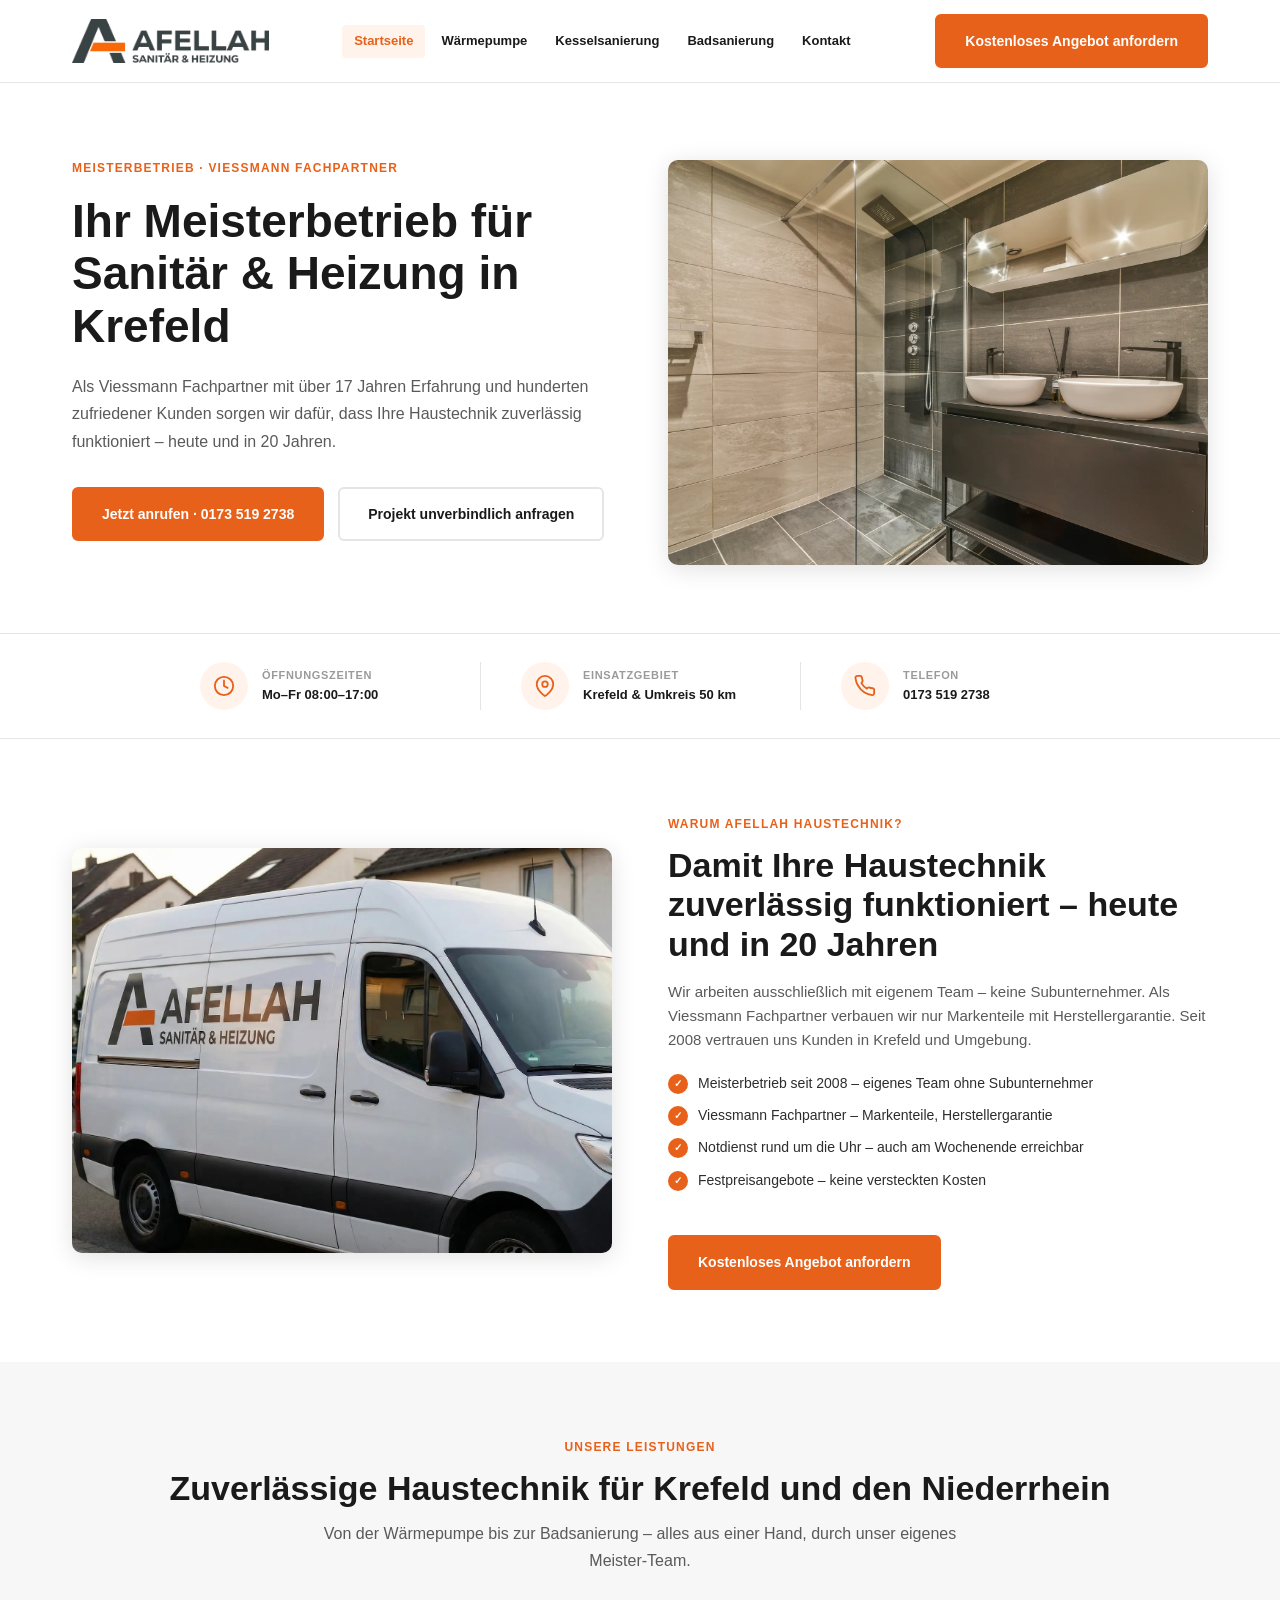
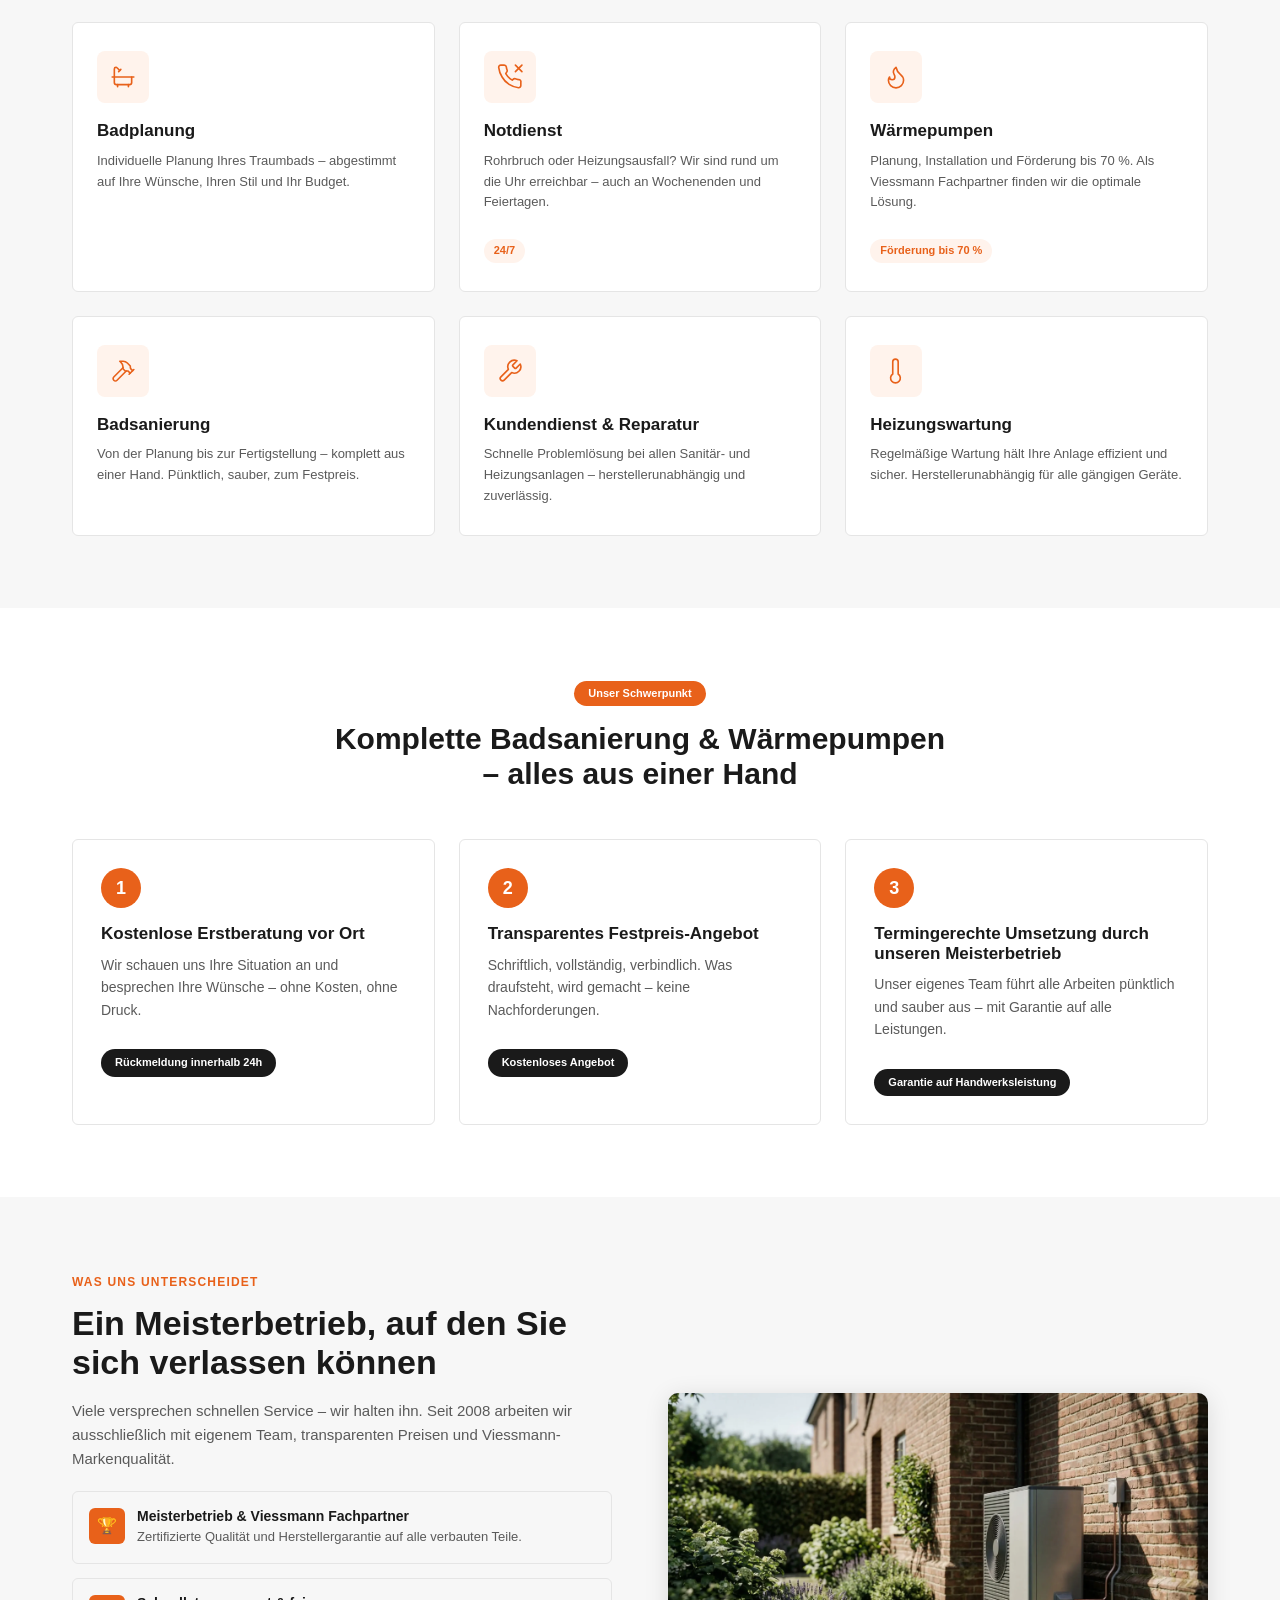
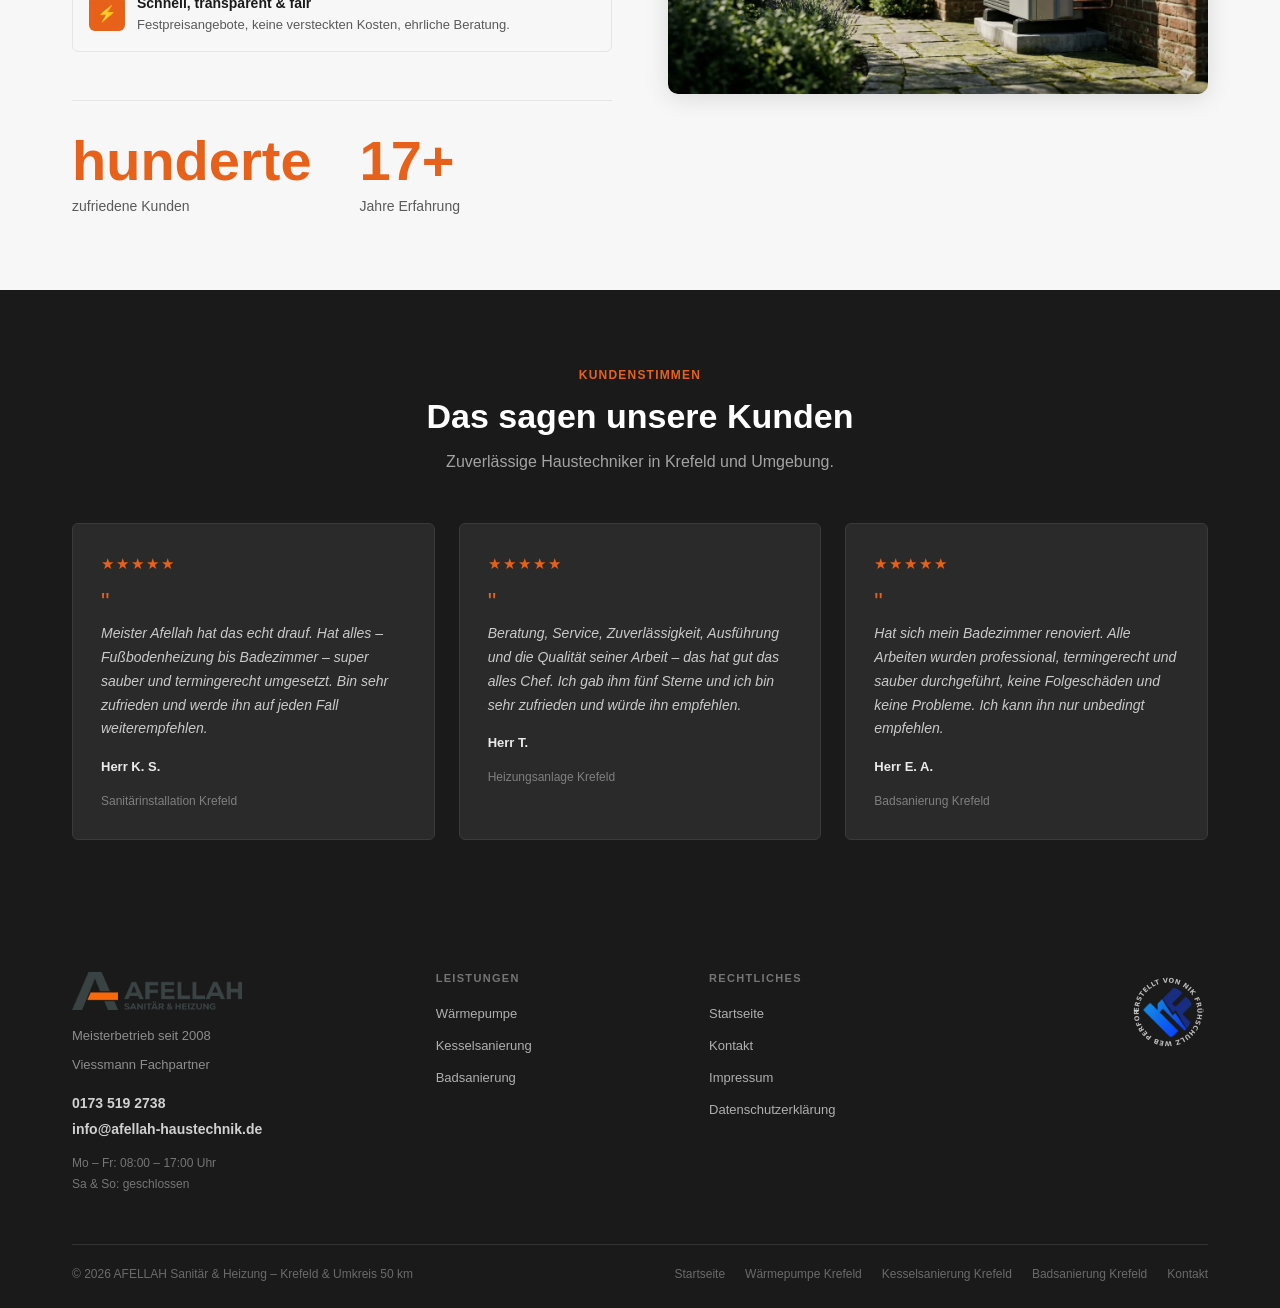
<file: index.html>
<!DOCTYPE html>
<html lang="de">
<head>
  <meta charset="UTF-8">
  <meta name="viewport" content="width=device-width, initial-scale=1.0">
  <meta name="description" data-ase="meta.description_startseite" content="Meisterbetrieb für Sanitär und Heizung in Krefeld. Viessmann Fachpartner. Wärmepumpen, Kesselsanierung, Badsanierung. Über 17 Jahre Erfahrung.">
  <meta property="og:title" content="Afellah Haustechnik – Meisterbetrieb Krefeld">
  <title data-ase="meta.title_startseite">Afellah Haustechnik – Meisterbetrieb für Sanitär &amp; Heizung Krefeld</title>
  <link rel="stylesheet" href="afellah-tokens.css">
</head>
<body>

<!-- ========== HEADER ========== -->
<header class="site-header">
  <div class="wrap">
    <div class="header-row">
      <a href="index.html" class="logo-link">
        <img src="assets/Afellah-logo-farbe.webp" alt="Afellah Haustechnik Krefeld" class="logo-img">
      </a>
      <nav class="main-nav">
        <a href="index.html" class="nav-link active">Startseite</a>
        <a href="waermepumpe.html" class="nav-link">Wärmepumpe</a>
        <a href="kesselsanierung.html" class="nav-link">Kesselsanierung</a>
        <a href="badsanierung.html" class="nav-link">Badsanierung</a>
        <a href="kontakt.html" class="nav-link">Kontakt</a>
      </nav>
      <a href="kontakt.html" class="btn btn-primary">Kostenloses Angebot anfordern</a>
      <button class="nav-toggle" aria-label="Menü öffnen">&#9776;</button>
    </div>
  </div>
</header>

<!-- ========== HERO ========== -->
<section class="hero-section">
  <div class="wrap">
    <div class="hero-grid">
      <div class="hero-text">
        <div class="eyebrow" data-ase="startseite.hero.eyebrow">Meisterbetrieb · Viessmann Fachpartner</div>
        <h1 data-ase="startseite.hero.title">Ihr Meisterbetrieb für Sanitär &amp; Heizung in Krefeld</h1>
        <p class="lead" data-ase="startseite.hero.lead">Als Viessmann Fachpartner mit über 17 Jahren Erfahrung und hunderten zufriedener Kunden sorgen wir dafür, dass Ihre Haustechnik zuverlässig funktioniert – heute und in 20 Jahren.</p>
        <div class="hero-ctas">
          <a href="tel:01735192738" class="btn btn-primary" data-ase="startseite.hero.cta_primary.text" data-ase-href-path="startseite.hero.cta_primary.href">Jetzt anrufen · 0173 519 2738</a>
          <a href="kontakt.html" class="btn btn-outline-dark" data-ase="startseite.hero.cta_secondary.text" data-ase-href-path="startseite.hero.cta_secondary.href">Projekt unverbindlich anfragen</a>
        </div>
      </div>
      <div class="hero-image">
        <img src="assets/black-interior-of-modern-restroom-2026-03-09-01-51-30-utc.webp" alt="Modernes Badezimmer – Afellah Haustechnik Krefeld" data-ase="startseite.hero.image">
      </div>
    </div>
  </div>
</section>

<!-- ========== TRUST BAR ========== -->
<div class="trust-bar">
  <div class="wrap">
    <div class="trust-grid">
      <div class="trust-item">
        <div class="trust-icon-box"><svg xmlns="http://www.w3.org/2000/svg" width="22" height="22" viewBox="0 0 24 24" fill="none" stroke="currentColor" stroke-width="2" stroke-linecap="round" stroke-linejoin="round"><circle cx="12" cy="12" r="10"/><polyline points="12 6 12 12 16 14"/></svg></div>
        <div class="trust-item-text">
          <span class="trust-item-label">Öffnungszeiten</span>
          <span class="trust-item-value">Mo–Fr 08:00–17:00</span>
        </div>
      </div>
      <div class="trust-item">
        <div class="trust-icon-box"><svg xmlns="http://www.w3.org/2000/svg" width="22" height="22" viewBox="0 0 24 24" fill="none" stroke="currentColor" stroke-width="2" stroke-linecap="round" stroke-linejoin="round"><path d="M21 10c0 7-9 13-9 13s-9-6-9-13a9 9 0 0 1 18 0z"/><circle cx="12" cy="10" r="3"/></svg></div>
        <div class="trust-item-text">
          <span class="trust-item-label">Einsatzgebiet</span>
          <span class="trust-item-value">Krefeld &amp; Umkreis 50 km</span>
        </div>
      </div>
      <div class="trust-item">
        <div class="trust-icon-box"><svg xmlns="http://www.w3.org/2000/svg" width="22" height="22" viewBox="0 0 24 24" fill="none" stroke="currentColor" stroke-width="2" stroke-linecap="round" stroke-linejoin="round"><path d="M22 16.92v3a2 2 0 0 1-2.18 2 19.79 19.79 0 0 1-8.63-3.07A19.5 19.5 0 0 1 4.69 12 19.79 19.79 0 0 1 1.61 3.35 2 2 0 0 1 3.6 1h3a2 2 0 0 1 2 1.72 12.84 12.84 0 0 0 .7 2.81 2 2 0 0 1-.45 2.11L8.09 8.91a16 16 0 0 0 6 6l.77-.77a2 2 0 0 1 2.11-.45 12.84 12.84 0 0 0 2.81.7A2 2 0 0 1 22 16.92z"/></svg></div>
        <div class="trust-item-text">
          <span class="trust-item-label">Telefon</span>
          <span class="trust-item-value"><a href="tel:01735192738" style="color:inherit;">0173 519 2738</a></span>
        </div>
      </div>
    </div>
  </div>
</div>

<!-- ========== WARUM AFELLAH ========== -->
<section class="section">
  <div class="wrap">
    <div class="two-col">
      <div class="col-image" style="aspect-ratio:4/3; background:#f0f0f0; display:flex; align-items:center; justify-content:center;">
        <img src="assets/firmenwagen-abellah-transporter.webp" alt="Afellah Haustechnik Firmenwagen Krefeld" style="width:100%;height:100%;object-fit:cover;" data-ase="startseite.warum.image">
      </div>
      <div class="col-text">
        <div class="eyebrow" data-ase="startseite.warum.eyebrow">Warum Afellah Haustechnik?</div>
        <h2 data-ase="startseite.warum.title">Damit Ihre Haustechnik zuverlässig funktioniert – heute und in 20 Jahren</h2>
        <p data-ase="startseite.warum.text">Wir arbeiten ausschließlich mit eigenem Team – keine Subunternehmer. Als Viessmann Fachpartner verbauen wir nur Markenteile mit Herstellergarantie. Seit 2008 vertrauen uns Kunden in Krefeld und Umgebung.</p>
        <ul class="check-list" data-ase="startseite.warum.checks">
          <template><li data-ase-item="."></li></template>
          <li>Meisterbetrieb seit 2008 – eigenes Team ohne Subunternehmer</li>
          <li>Viessmann Fachpartner – Markenteile, Herstellergarantie</li>
          <li>Notdienst rund um die Uhr – auch am Wochenende erreichbar</li>
          <li>Festpreisangebote – keine versteckten Kosten</li>
        </ul>
        <a href="kontakt.html" class="btn btn-primary" style="margin-top:24px;" data-ase="startseite.warum.cta.text" data-ase-href-path="startseite.warum.cta.href">Kostenloses Angebot anfordern</a>
      </div>
    </div>
  </div>
</section>

<!-- ========== LEISTUNGEN ========== -->
<section class="section bg-light">
  <div class="wrap">
    <div class="section-header">
      <div class="eyebrow" data-ase="startseite.leistungen.eyebrow">Unsere Leistungen</div>
      <h2 data-ase="startseite.leistungen.title">Zuverlässige Haustechnik für Krefeld und den Niederrhein</h2>
      <p class="lead" data-ase="startseite.leistungen.lead">Von der Wärmepumpe bis zur Badsanierung – alles aus einer Hand, durch unser eigenes Meister-Team.</p>
    </div>
    <div class="cards-grid-3" data-ase="startseite.leistungen.items">
      <template>
        <a class="service-card" data-ase-item="." data-ase-href="href">
          <div class="service-icon" data-ase-item="icon"></div>
          <h3 data-ase-item="title"></h3>
          <p data-ase-item="text"></p>
          <span class="service-tag" data-ase-item="tag"></span>
        </a>
      </template>
      <a href="badsanierung.html" class="service-card">
        <div class="service-icon"><svg xmlns="http://www.w3.org/2000/svg" width="32" height="32" viewBox="0 0 24 24" fill="none" stroke="currentColor" stroke-width="1.5" stroke-linecap="round" stroke-linejoin="round"><path d="M9 6 6.5 3.5a1.5 1.5 0 0 0-1-.5C4.683 3 4 3.683 4 4.5V17a2 2 0 0 0 2 2h12a2 2 0 0 0 2-2v-5"/><line x1="10" y1="5" x2="8" y2="7"/><line x1="2" y1="12" x2="22" y2="12"/><line x1="7" y1="19" x2="7" y2="21"/><line x1="17" y1="19" x2="17" y2="21"/></svg></div>
        <h3>Badplanung</h3>
        <p>Individuelle Planung Ihres Traumbads – abgestimmt auf Ihre Wünsche, Ihren Stil und Ihr Budget.</p>
      </a>
      <div class="service-card">
        <div class="service-icon"><svg xmlns="http://www.w3.org/2000/svg" width="32" height="32" viewBox="0 0 24 24" fill="none" stroke="currentColor" stroke-width="1.5" stroke-linecap="round" stroke-linejoin="round"><path d="M22 16.92v3a2 2 0 0 1-2.18 2 19.79 19.79 0 0 1-8.63-3.07A19.5 19.5 0 0 1 4.69 12 19.79 19.79 0 0 1 1.61 3.35 2 2 0 0 1 3.6 1h3a2 2 0 0 1 2 1.72c.127.96.361 1.903.7 2.81a2 2 0 0 1-.45 2.11L8.09 8.91a16 16 0 0 0 6 6l.77-.77a2 2 0 0 1 2.11-.45 12.84 12.84 0 0 0 2.81.7A2 2 0 0 1 22 16.92z"/><line x1="23" y1="1" x2="17" y2="7"/><line x1="17" y1="1" x2="23" y2="7"/></svg></div>
        <h3>Notdienst</h3>
        <p>Rohrbruch oder Heizungsausfall? Wir sind rund um die Uhr erreichbar – auch an Wochenenden und Feiertagen.</p>
        <span class="service-tag">24/7</span>
      </div>
      <a href="waermepumpe.html" class="service-card">
        <div class="service-icon"><svg xmlns="http://www.w3.org/2000/svg" width="32" height="32" viewBox="0 0 24 24" fill="none" stroke="currentColor" stroke-width="1.5" stroke-linecap="round" stroke-linejoin="round"><path d="M8.5 14.5A2.5 2.5 0 0 0 11 12c0-1.38-.5-2-1-3-1.072-2.143-.224-4.054 2-6 .5 2.5 2 4.9 4 6.5 2 1.6 3 3.5 3 5.5a7 7 0 1 1-14 0c0-1.153.433-2.294 1-3a2.5 2.5 0 0 0 2.5 2.5z"/></svg></div>
        <h3>Wärmepumpen</h3>
        <p>Planung, Installation und Förderung bis 70 %. Als Viessmann Fachpartner finden wir die optimale Lösung.</p>
        <span class="service-tag">Förderung bis 70 %</span>
      </a>
      <a href="badsanierung.html" class="service-card">
        <div class="service-icon"><svg xmlns="http://www.w3.org/2000/svg" width="32" height="32" viewBox="0 0 24 24" fill="none" stroke="currentColor" stroke-width="1.5" stroke-linecap="round" stroke-linejoin="round"><path d="m15 12-8.5 8.5c-.83.83-2.17.83-3 0a2.12 2.12 0 0 1 0-3L12 9"/><path d="M17.64 15 22 10.64"/><path d="m20.91 11.7-1.25-1.25c-.6-.6-.93-1.4-.93-2.25v-.86L16.01 4.6a5.56 5.56 0 0 0-3.94-1.64H9l.92.82A6.18 6.18 0 0 1 12 8.4v1.56l2 2h2.47l2.26 1.91"/></svg></div>
        <h3>Badsanierung</h3>
        <p>Von der Planung bis zur Fertigstellung – komplett aus einer Hand. Pünktlich, sauber, zum Festpreis.</p>
      </a>
      <div class="service-card">
        <div class="service-icon"><svg xmlns="http://www.w3.org/2000/svg" width="32" height="32" viewBox="0 0 24 24" fill="none" stroke="currentColor" stroke-width="1.5" stroke-linecap="round" stroke-linejoin="round"><path d="M14.7 6.3a1 1 0 0 0 0 1.4l1.6 1.6a1 1 0 0 0 1.4 0l3.77-3.77a6 6 0 0 1-7.94 7.94l-6.91 6.91a2.12 2.12 0 0 1-3-3l6.91-6.91a6 6 0 0 1 7.94-7.94l-3.76 3.76z"/></svg></div>
        <h3>Kundendienst &amp; Reparatur</h3>
        <p>Schnelle Problemlösung bei allen Sanitär- und Heizungsanlagen – herstellerunabhängig und zuverlässig.</p>
      </div>
      <a href="kesselsanierung.html" class="service-card">
        <div class="service-icon"><svg xmlns="http://www.w3.org/2000/svg" width="32" height="32" viewBox="0 0 24 24" fill="none" stroke="currentColor" stroke-width="1.5" stroke-linecap="round" stroke-linejoin="round"><path d="M14 14.76V3.5a2.5 2.5 0 0 0-5 0v11.26a4.5 4.5 0 1 0 5 0z"/></svg></div>
        <h3>Heizungswartung</h3>
        <p>Regelmäßige Wartung hält Ihre Anlage effizient und sicher. Herstellerunabhängig für alle gängigen Geräte.</p>
      </a>
    </div>
  </div>
</section>

<!-- ========== SCHWERPUNKT ========== -->
<section class="section">
  <div class="wrap">
    <div class="process-intro">
      <span class="tag" style="display:inline-block;padding:4px 14px;background:var(--orange);color:#fff;border-radius:20px;font-size:11px;font-weight:600;margin-bottom:16px;" data-ase="startseite.schwerpunkt.tag">Unser Schwerpunkt</span>
      <h2 data-ase="startseite.schwerpunkt.title">Komplette Badsanierung &amp; Wärmepumpen<br>– alles aus einer Hand</h2>
    </div>
    <div class="steps-grid" data-ase="startseite.schwerpunkt.steps">
      <template>
        <div class="step-card">
          <div class="step-num" data-ase-item="num"></div>
          <h3 data-ase-item="title"></h3>
          <p data-ase-item="text"></p>
          <span class="pill" data-ase-item="pill"></span>
        </div>
      </template>
      <div class="step-card">
        <div class="step-num">1</div>
        <h3>Kostenlose Erstberatung vor Ort</h3>
        <p>Wir schauen uns Ihre Situation an und besprechen Ihre Wünsche – ohne Kosten, ohne Druck.</p>
        <span class="pill">Rückmeldung innerhalb 24h</span>
      </div>
      <div class="step-card">
        <div class="step-num">2</div>
        <h3>Transparentes Festpreis-Angebot</h3>
        <p>Schriftlich, vollständig, verbindlich. Was draufsteht, wird gemacht – keine Nachforderungen.</p>
        <span class="pill">Kostenloses Angebot</span>
      </div>
      <div class="step-card">
        <div class="step-num">3</div>
        <h3>Termingerechte Umsetzung durch unseren Meisterbetrieb</h3>
        <p>Unser eigenes Team führt alle Arbeiten pünktlich und sauber aus – mit Garantie auf alle Leistungen.</p>
        <span class="pill">Garantie auf Handwerksleistung</span>
      </div>
    </div>
  </div>
</section>

<!-- ========== WAS UNS UNTERSCHEIDET ========== -->
<section class="section bg-light">
  <div class="wrap">
    <div class="unterscheidet-grid">
      <div class="unterscheidet-left">
        <div class="eyebrow" data-ase="startseite.unterscheidet.eyebrow">Was uns unterscheidet</div>
        <h2 data-ase="startseite.unterscheidet.title">Ein Meisterbetrieb, auf den Sie sich verlassen können</h2>
        <p data-ase="startseite.unterscheidet.text">Viele versprechen schnellen Service – wir halten ihn. Seit 2008 arbeiten wir ausschließlich mit eigenem Team, transparenten Preisen und Viessmann-Markenqualität.</p>
        <div class="trust-badges" data-ase="startseite.unterscheidet.badges">
          <template>
            <div class="trust-badge">
              <div class="trust-badge-icon" data-ase-item="icon"></div>
              <div class="trust-badge-text">
                <h4 data-ase-item="title"></h4>
                <p data-ase-item="text"></p>
              </div>
            </div>
          </template>
          <div class="trust-badge">
            <div class="trust-badge-icon">🏆</div>
            <div class="trust-badge-text">
              <h4>Meisterbetrieb &amp; Viessmann Fachpartner</h4>
              <p>Zertifizierte Qualität und Herstellergarantie auf alle verbauten Teile.</p>
            </div>
          </div>
          <div class="trust-badge">
            <div class="trust-badge-icon">⚡</div>
            <div class="trust-badge-text">
              <h4>Schnell, transparent &amp; fair</h4>
              <p>Festpreisangebote, keine versteckten Kosten, ehrliche Beratung.</p>
            </div>
          </div>
        </div>
        <div class="stats-bar" data-ase="startseite.unterscheidet.stats">
          <template>
            <div class="stat-item">
              <span class="stat-num" data-ase-item="num"></span>
              <span class="stat-label" data-ase-item="label"></span>
            </div>
          </template>
          <div class="stat-item">
            <span class="stat-num">hunderte</span>
            <span class="stat-label">zufriedene Kunden</span>
          </div>
          <div class="stat-item">
            <span class="stat-num">17+</span>
            <span class="stat-label">Jahre Erfahrung</span>
          </div>
        </div>
      </div>
      <div class="unterscheidet-right">
        <img src="assets/luft-waermepumpe-backsteinhaus-scaled.webp" alt="Wärmepumpe Afellah Haustechnik Krefeld" data-ase="startseite.unterscheidet.image">
      </div>
    </div>
  </div>
</section>

<!-- ========== TESTIMONIALS ========== -->
<section class="testimonials-section">
  <div class="wrap">
    <div class="section-header">
      <div class="eyebrow" data-ase="startseite.testimonials.eyebrow">Kundenstimmen</div>
      <h2 data-ase="startseite.testimonials.title">Das sagen unsere Kunden</h2>
      <p class="lead" data-ase="startseite.testimonials.lead">Zuverlässige Haustechniker in Krefeld und Umgebung.</p>
    </div>
    <div class="cards-grid-3" data-ase="startseite.testimonials.items">
      <template>
        <div class="testimonial-card">
          <div class="stars" data-ase-item="stars"></div>
          <span class="quote-mark">"</span>
          <p class="quote" data-ase-item="quote"></p>
          <p class="author" data-ase-item="author"></p>
          <p class="author-role" data-ase-item="role"></p>
        </div>
      </template>
      <div class="testimonial-card">
        <div class="stars">★★★★★</div>
        <span class="quote-mark">"</span>
        <p class="quote">Meister Afellah hat das echt drauf. Hat alles – Fußbodenheizung bis Badezimmer – super sauber und termingerecht umgesetzt. Bin sehr zufrieden und werde ihn auf jeden Fall weiterempfehlen.</p>
        <p class="author">Herr K. S.</p>
        <p class="author-role">Sanitärinstallation Krefeld</p>
      </div>
      <div class="testimonial-card">
        <div class="stars">★★★★★</div>
        <span class="quote-mark">"</span>
        <p class="quote">Beratung, Service, Zuverlässigkeit, Ausführung und die Qualität seiner Arbeit – das hat gut das alles Chef. Ich gab ihm fünf Sterne und ich bin sehr zufrieden und würde ihn empfehlen.</p>
        <p class="author">Herr T.</p>
        <p class="author-role">Heizungsanlage Krefeld</p>
      </div>
      <div class="testimonial-card">
        <div class="stars">★★★★★</div>
        <span class="quote-mark">"</span>
        <p class="quote">Hat sich mein Badezimmer renoviert. Alle Arbeiten wurden professional, termingerecht und sauber durchgeführt, keine Folgeschäden und keine Probleme. Ich kann ihn nur unbedingt empfehlen.</p>
        <p class="author">Herr E. A.</p>
        <p class="author-role">Badsanierung Krefeld</p>
      </div>
    </div>
  </div>
</section>


<!-- ========== FOOTER ========== -->
<footer class="site-footer">
  <div class="wrap">
    <div class="footer-grid">
      <div class="footer-col footer-brand">
        <img src="assets/Afellah-logo-farbe.webp" alt="Afellah Haustechnik" class="footer-logo">
        <p>Meisterbetrieb seit 2008</p>
        <p>Viessmann Fachpartner</p>
        <div class="footer-contact">
          <a href="tel:01735192738">0173 519 2738</a>
          <a href="mailto:info@afellah-haustechnik.de">info@afellah-haustechnik.de</a>
        </div>
        <div class="footer-hours">
          Mo – Fr: 08:00 – 17:00 Uhr<br>
          Sa &amp; So: geschlossen
        </div>
      </div>
      <div class="footer-col">
        <h4>Leistungen</h4>
        <ul>
          <li><a href="waermepumpe.html">Wärmepumpe</a></li>
          <li><a href="kesselsanierung.html">Kesselsanierung</a></li>
          <li><a href="badsanierung.html">Badsanierung</a></li>
        </ul>
      </div>
      <div class="footer-col">
        <h4>Rechtliches</h4>
        <ul>
          <li><a href="index.html">Startseite</a></li>
          <li><a href="kontakt.html">Kontakt</a></li>
          <li><a href="impressum.html">Impressum</a></li>
          <li><a href="datenschutz.html">Datenschutzerklärung</a></li>
        </ul>
      </div>
      <div class="footer-col" style="display:flex;align-items:flex-start;justify-content:flex-end;">
        <a href="https://fruehschulz.net/" target="_blank" rel="noopener" class="nf-footer-badge" aria-label="Website von Nick Frühschulz – Web Performance">
          <svg class="nf-footer-ring" viewBox="0 0 120 120" aria-hidden="true">
            <defs>
              <path id="nf-footer-circle" d="M60,60 m-44,0 a44,44 0 1,1 88,0 a44,44 0 1,1 -88,0"/>
            </defs>
            <text class="nf-footer-ring-text">
              <textPath href="#nf-footer-circle" startOffset="0%">ERSTELLT VON NIK FRÜHSCHULZ WEB PERFORMANCE ·</textPath>
            </text>
          </svg>
          <img src="assets/nf-logo.webp" alt="Frühschulz Web Performance" class="nf-footer-logo">
        </a>
      </div>
    </div>
    <div class="footer-bottom">
      <span>© 2026 AFELLAH Sanitär &amp; Heizung – Krefeld &amp; Umkreis 50 km</span>
      <nav>
        <a href="index.html">Startseite</a>
        <a href="waermepumpe.html">Wärmepumpe Krefeld</a>
        <a href="kesselsanierung.html">Kesselsanierung Krefeld</a>
        <a href="badsanierung.html">Badsanierung Krefeld</a>
        <a href="kontakt.html">Kontakt</a>
      </nav>
    </div>
  </div>
</footer>

<script src="scripts/menu.js"></script>
<script src="scripts/agency-badge.js"></script>
</body>
</html>
</file>
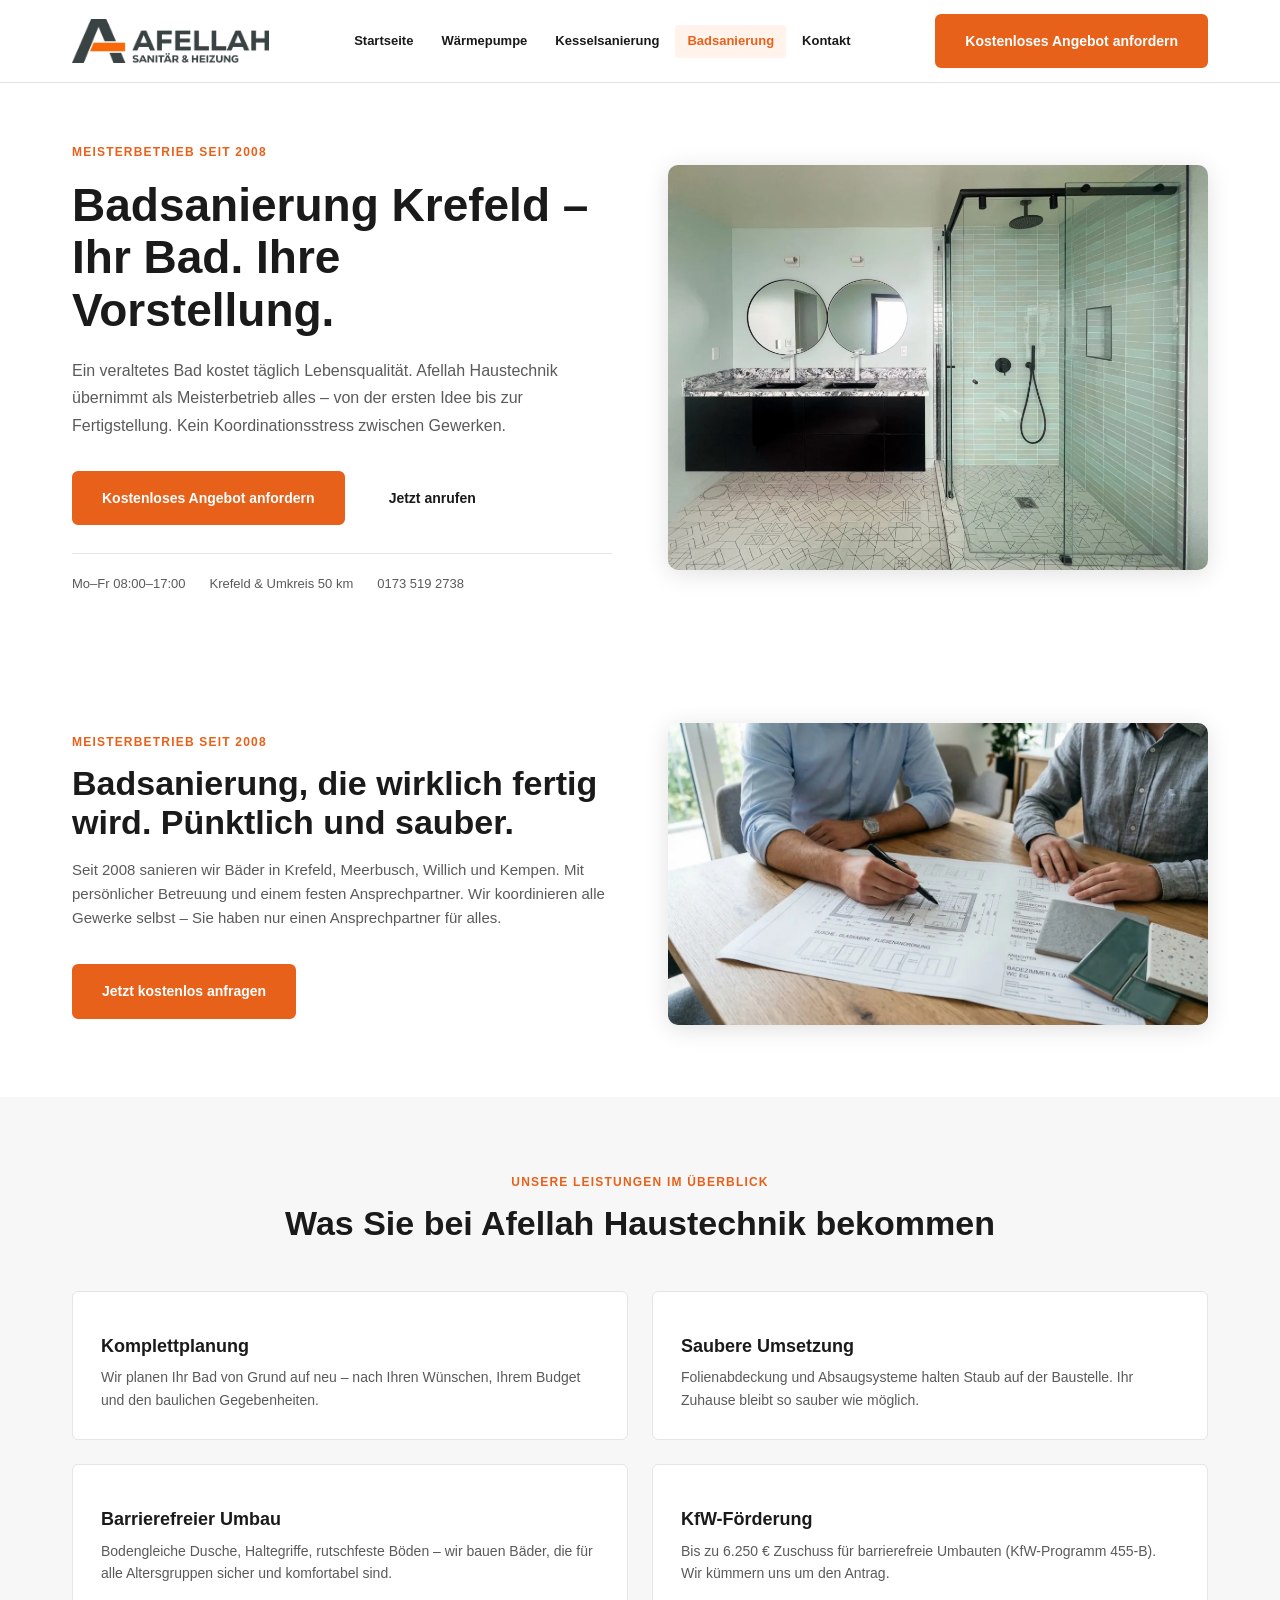
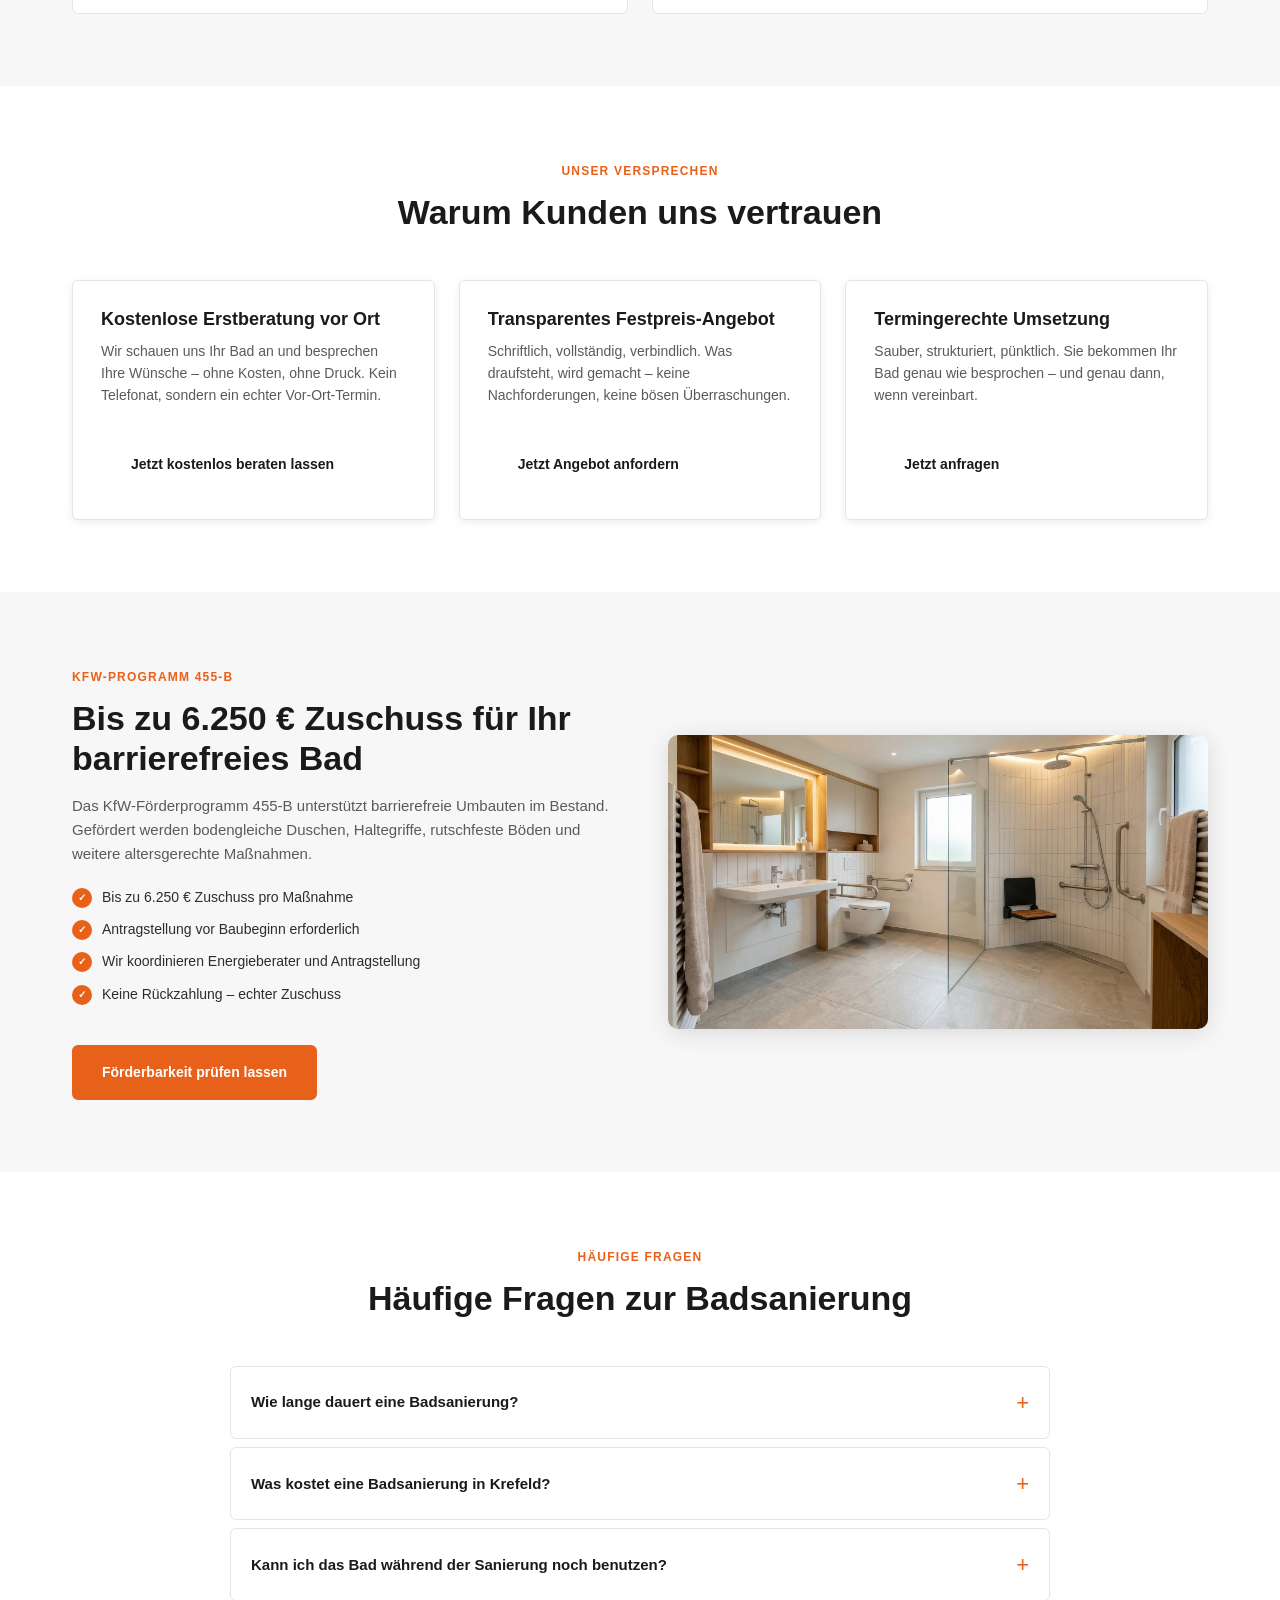
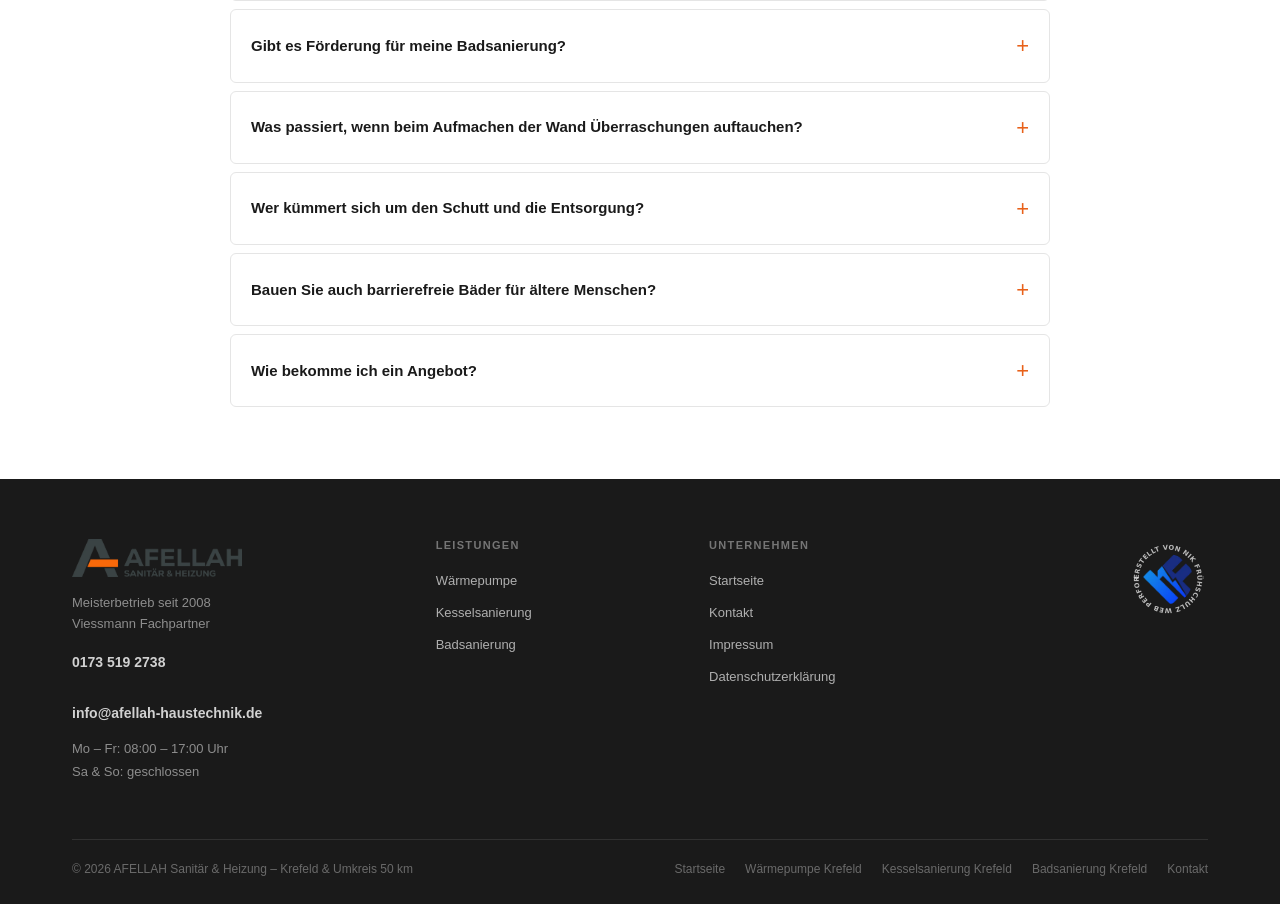
<file: badsanierung.html>
<!DOCTYPE html>
<html lang="de">
<head>
  <meta charset="UTF-8">
  <meta name="viewport" content="width=device-width, initial-scale=1.0">
  <meta name="description" content="Badsanierung Krefeld – Ihr Bad, Ihre Vorstellung. Meisterbetrieb Afellah Haustechnik. Komplettleistung, Festpreis, pünktlich. KfW-Förderung bis 6.250 €.">
  <meta property="og:title" content="Badsanierung Krefeld | Afellah Haustechnik">
  <title>Badsanierung Krefeld – Ihr Bad. Ihre Vorstellung. | Afellah Haustechnik</title>
  <link rel="stylesheet" href="afellah-tokens.css">
</head>
<body>

<!-- Header -->
<header class="site-header">
  <div class="wrap">
    <div class="header-row">
      <a href="index.html" class="logo-link">
        <img src="assets/Afellah-logo-farbe.webp" alt="Afellah Haustechnik" class="logo-img">
      </a>
      <nav class="main-nav">
        <a href="index.html" class="nav-link">Startseite</a>
        <a href="waermepumpe.html" class="nav-link">Wärmepumpe</a>
        <a href="kesselsanierung.html" class="nav-link">Kesselsanierung</a>
        <a href="badsanierung.html" class="nav-link active">Badsanierung</a>
        <a href="kontakt.html" class="nav-link">Kontakt</a>
      </nav>
      <a href="kontakt.html" class="btn btn-primary">Kostenloses Angebot anfordern</a>
      <button class="nav-toggle" aria-label="Menü öffnen">&#9776;</button>
    </div>
  </div>
</header>

<!-- Hero -->
<section class="hero-section hero-sub">
  <div class="wrap">
    <div class="hero-grid">
      <div class="hero-text">
        <div class="eyebrow">Meisterbetrieb seit 2008</div>
        <h1>Badsanierung Krefeld – Ihr Bad. Ihre Vorstellung.</h1>
        <p class="lead">Ein veraltetes Bad kostet täglich Lebensqualität. Afellah Haustechnik übernimmt als Meisterbetrieb alles – von der ersten Idee bis zur Fertigstellung. Kein Koordinationsstress zwischen Gewerken.</p>
        <div class="hero-ctas">
          <a href="kontakt.html" class="btn btn-primary">Kostenloses Angebot anfordern</a>
          <a href="tel:01735192738" class="btn btn-outline">Jetzt anrufen</a>
        </div>
        <div class="hero-info-bar">
          <span>Mo–Fr 08:00–17:00</span>
          <span>Krefeld & Umkreis 50 km</span>
          <span>0173 519 2738</span>
        </div>
      </div>
      <div class="hero-image">
        <img src="assets/modernes-badezimmer-design-gruen-1024x816.webp" alt="Luxuriöses modernes Badezimmer mit grünen Metro-Fliesen">
      </div>
    </div>
  </div>
</section>

<!-- Meisterbetrieb Sektion -->
<section class="section">
  <div class="wrap">
    <div class="two-col">
      <div class="col-text">
        <div class="eyebrow">Meisterbetrieb seit 2008</div>
        <h2>Badsanierung, die wirklich fertig wird. Pünktlich und sauber.</h2>
        <p>Seit 2008 sanieren wir Bäder in Krefeld, Meerbusch, Willich und Kempen. Mit persönlicher Betreuung und einem festen Ansprechpartner. Wir koordinieren alle Gewerke selbst – Sie haben nur einen Ansprechpartner für alles.</p>
        <a href="kontakt.html" class="btn btn-primary" style="margin-top:20px;">Jetzt kostenlos anfragen</a>
      </div>
      <div class="col-image">
        <img src="assets/Design-ohne-Titel.webp" alt="Afellah Haustechnik – Badsanierung Krefeld">
      </div>
    </div>
  </div>
</section>

<!-- Leistungsübersicht -->
<section class="section bg-light">
  <div class="wrap">
    <div class="section-header">
      <div class="eyebrow">Unsere Leistungen im Überblick</div>
      <h2>Was Sie bei Afellah Haustechnik bekommen</h2>
    </div>
    <div class="cards-grid-2">
      <div class="feature-card">
        <div class="feature-icon" data-icon="ruler"></div>
        <h3>Komplettplanung</h3>
        <p>Wir planen Ihr Bad von Grund auf neu – nach Ihren Wünschen, Ihrem Budget und den baulichen Gegebenheiten.</p>
      </div>
      <div class="feature-card">
        <div class="feature-icon" data-icon="sparkles"></div>
        <h3>Saubere Umsetzung</h3>
        <p>Folienabdeckung und Absaugsysteme halten Staub auf der Baustelle. Ihr Zuhause bleibt so sauber wie möglich.</p>
      </div>
      <div class="feature-card">
        <div class="feature-icon" data-icon="accessible"></div>
        <h3>Barrierefreier Umbau</h3>
        <p>Bodengleiche Dusche, Haltegriffe, rutschfeste Böden – wir bauen Bäder, die für alle Altersgruppen sicher und komfortabel sind.</p>
      </div>
      <div class="feature-card">
        <div class="feature-icon" data-icon="euro"></div>
        <h3>KfW-Förderung</h3>
        <p>Bis zu 6.250 € Zuschuss für barrierefreie Umbauten (KfW-Programm 455-B). Wir kümmern uns um den Antrag.</p>
      </div>
    </div>
  </div>
</section>

<!-- 3 Kernvorteile -->
<section class="section">
  <div class="wrap">
    <div class="section-header">
      <div class="eyebrow">Unser Versprechen</div>
      <h2>Warum Kunden uns vertrauen</h2>
    </div>
    <div class="cards-grid-3">
      <div class="promise-card">
        <h3>Kostenlose Erstberatung vor Ort</h3>
        <p>Wir schauen uns Ihr Bad an und besprechen Ihre Wünsche – ohne Kosten, ohne Druck. Kein Telefonat, sondern ein echter Vor-Ort-Termin.</p>
        <a href="kontakt.html" class="btn btn-outline" style="margin-top:16px;">Jetzt kostenlos beraten lassen</a>
      </div>
      <div class="promise-card">
        <h3>Transparentes Festpreis-Angebot</h3>
        <p>Schriftlich, vollständig, verbindlich. Was draufsteht, wird gemacht – keine Nachforderungen, keine bösen Überraschungen.</p>
        <a href="kontakt.html" class="btn btn-outline" style="margin-top:16px;">Jetzt Angebot anfordern</a>
      </div>
      <div class="promise-card">
        <h3>Termingerechte Umsetzung</h3>
        <p>Sauber, strukturiert, pünktlich. Sie bekommen Ihr Bad genau wie besprochen – und genau dann, wenn vereinbart.</p>
        <a href="kontakt.html" class="btn btn-outline" style="margin-top:16px;">Jetzt anfragen</a>
      </div>
    </div>
  </div>
</section>

<!-- KfW Förderung -->
<section class="section bg-light">
  <div class="wrap">
    <div class="two-col">
      <div class="col-text">
        <div class="eyebrow">KfW-Programm 455-B</div>
        <h2>Bis zu 6.250 € Zuschuss für Ihr barrierefreies Bad</h2>
        <p>Das KfW-Förderprogramm 455-B unterstützt barrierefreie Umbauten im Bestand. Gefördert werden bodengleiche Duschen, Haltegriffe, rutschfeste Böden und weitere altersgerechte Maßnahmen.</p>
        <ul class="check-list">
          <li>Bis zu 6.250 € Zuschuss pro Maßnahme</li>
          <li>Antragstellung vor Baubeginn erforderlich</li>
          <li>Wir koordinieren Energieberater und Antragstellung</li>
          <li>Keine Rückzahlung – echter Zuschuss</li>
        </ul>
        <a href="kontakt.html" class="btn btn-primary" style="margin-top:20px;">Förderbarkeit prüfen lassen</a>
      </div>
      <div class="col-image">
        <img src="assets/seniorengerechtes-badezimmer-planung.webp" alt="Barrierefreies Badezimmer mit bodengleicher Dusche">
      </div>
    </div>
  </div>
</section>

<!-- FAQ -->
<section class="section">
  <div class="wrap">
    <div class="section-header">
      <div class="eyebrow">Häufige Fragen</div>
      <h2>Häufige Fragen zur Badsanierung</h2>
    </div>
    <div class="faq-list">
      <details class="faq-item">
        <summary>Wie lange dauert eine Badsanierung?</summary>
        <p>Eine normale Badsanierung dauert bei uns 5–10 Werktage – je nach Umfang. Wir planen die Arbeiten so, dass Sie so wenig Zeit wie möglich ohne funktionierendes Bad auskommen müssen.</p>
      </details>
      <details class="faq-item">
        <summary>Was kostet eine Badsanierung in Krefeld?</summary>
        <p>Ein einfaches Bad (6–8 m²) kostet typischerweise zwischen 8.000 und 15.000 €. Wir erstellen immer ein schriftliches Festpreisangebot – ohne versteckte Kosten.</p>
      </details>
      <details class="faq-item">
        <summary>Kann ich das Bad während der Sanierung noch benutzen?</summary>
        <p>In der Kernphase nicht. Wir minimieren die Ausfallzeit durch sorgfältige Planung und zügige Ausführung – und informieren Sie vorab genau über den Zeitplan.</p>
      </details>
      <details class="faq-item">
        <summary>Gibt es Förderung für meine Badsanierung?</summary>
        <p>Ja, für barrierefreie Umbauten gibt es die KfW-Förderung 455-B mit bis zu 6.250 € Zuschuss. Wir klären mit Ihnen, ob und welche Maßnahmen förderfähig sind.</p>
      </details>
      <details class="faq-item">
        <summary>Was passiert, wenn beim Aufmachen der Wand Überraschungen auftauchen?</summary>
        <p>Wir zeigen Ihnen das Problem sofort und besprechen gemeinsam das weitere Vorgehen. Wir rechnen nichts ab, was wir nicht vorher besprochen haben.</p>
      </details>
      <details class="faq-item">
        <summary>Wer kümmert sich um den Schutt und die Entsorgung?</summary>
        <p>Das machen wir. Demontage, Abtransport und fachgerechte Entsorgung sind bei unseren Aufträgen standardmäßig inklusive.</p>
      </details>
      <details class="faq-item">
        <summary>Bauen Sie auch barrierefreie Bäder für ältere Menschen?</summary>
        <p>Ja, das ist eine unserer Kernleistungen. Bodengleiche Duschen, Haltegriffe, rutschfeste Böden, höhenverstellbare Waschbecken – alles aus einer Hand.</p>
      </details>
      <details class="faq-item">
        <summary>Wie bekomme ich ein Angebot?</summary>
        <p>Einfach anrufen oder das Kontaktformular ausfüllen. Wir vereinbaren einen kostenlosen Vor-Ort-Termin, schauen uns die Situation an und erstellen ein verbindliches Festpreisangebot.</p>
      </details>
    </div>
  </div>
</section>


<!-- Footer -->
<footer class="site-footer">
  <div class="wrap">
    <div class="footer-grid">
      <div class="footer-col footer-brand">
        <img src="assets/Afellah-logo-farbe.webp" alt="Afellah Haustechnik" class="footer-logo">
        <p>Meisterbetrieb seit 2008<br>Viessmann Fachpartner</p>
        <p class="footer-contact">
          <a href="tel:01735192738">0173 519 2738</a><br>
          <a href="mailto:info@afellah-haustechnik.de">info@afellah-haustechnik.de</a>
        </p>
        <p class="footer-hours">Mo – Fr: 08:00 – 17:00 Uhr<br>Sa & So: geschlossen</p>
      </div>
      <div class="footer-col">
        <h4>Leistungen</h4>
        <ul>
          <li><a href="waermepumpe.html">Wärmepumpe</a></li>
          <li><a href="kesselsanierung.html">Kesselsanierung</a></li>
          <li><a href="badsanierung.html">Badsanierung</a></li>
        </ul>
      </div>
      <div class="footer-col">
        <h4>Unternehmen</h4>
        <ul>
          <li><a href="index.html">Startseite</a></li>
          <li><a href="kontakt.html">Kontakt</a></li>
          <li><a href="impressum.html">Impressum</a></li>
          <li><a href="datenschutz.html">Datenschutzerklärung</a></li>
        </ul>
      </div>
      <div class="footer-col" style="display:flex;align-items:flex-start;justify-content:flex-end;">
        <a href="https://fruehschulz.net/" target="_blank" rel="noopener" class="nf-footer-badge" aria-label="Website von Nick Frühschulz – Web Performance">
          <svg class="nf-footer-ring" viewBox="0 0 120 120" aria-hidden="true">
            <defs>
              <path id="nf-footer-circle" d="M60,60 m-44,0 a44,44 0 1,1 88,0 a44,44 0 1,1 -88,0"/>
            </defs>
            <text class="nf-footer-ring-text">
              <textPath href="#nf-footer-circle" startOffset="0%">ERSTELLT VON NIK FRÜHSCHULZ WEB PERFORMANCE ·</textPath>
            </text>
          </svg>
          <img src="assets/nf-logo.webp" alt="Frühschulz Web Performance" class="nf-footer-logo">
        </a>
      </div>
    </div>
    <div class="footer-bottom">
      <span>© 2026 AFELLAH Sanitär & Heizung – Krefeld & Umkreis 50 km</span>
      <nav>
        <a href="index.html">Startseite</a>
        <a href="waermepumpe.html">Wärmepumpe Krefeld</a>
        <a href="kesselsanierung.html">Kesselsanierung Krefeld</a>
        <a href="badsanierung.html">Badsanierung Krefeld</a>
        <a href="kontakt.html">Kontakt</a>
      </nav>
    </div>
  </div>
</footer>

<script src="scripts/menu.js"></script>
<script src="scripts/agency-badge.js"></script>
</body>
</html>
</file>
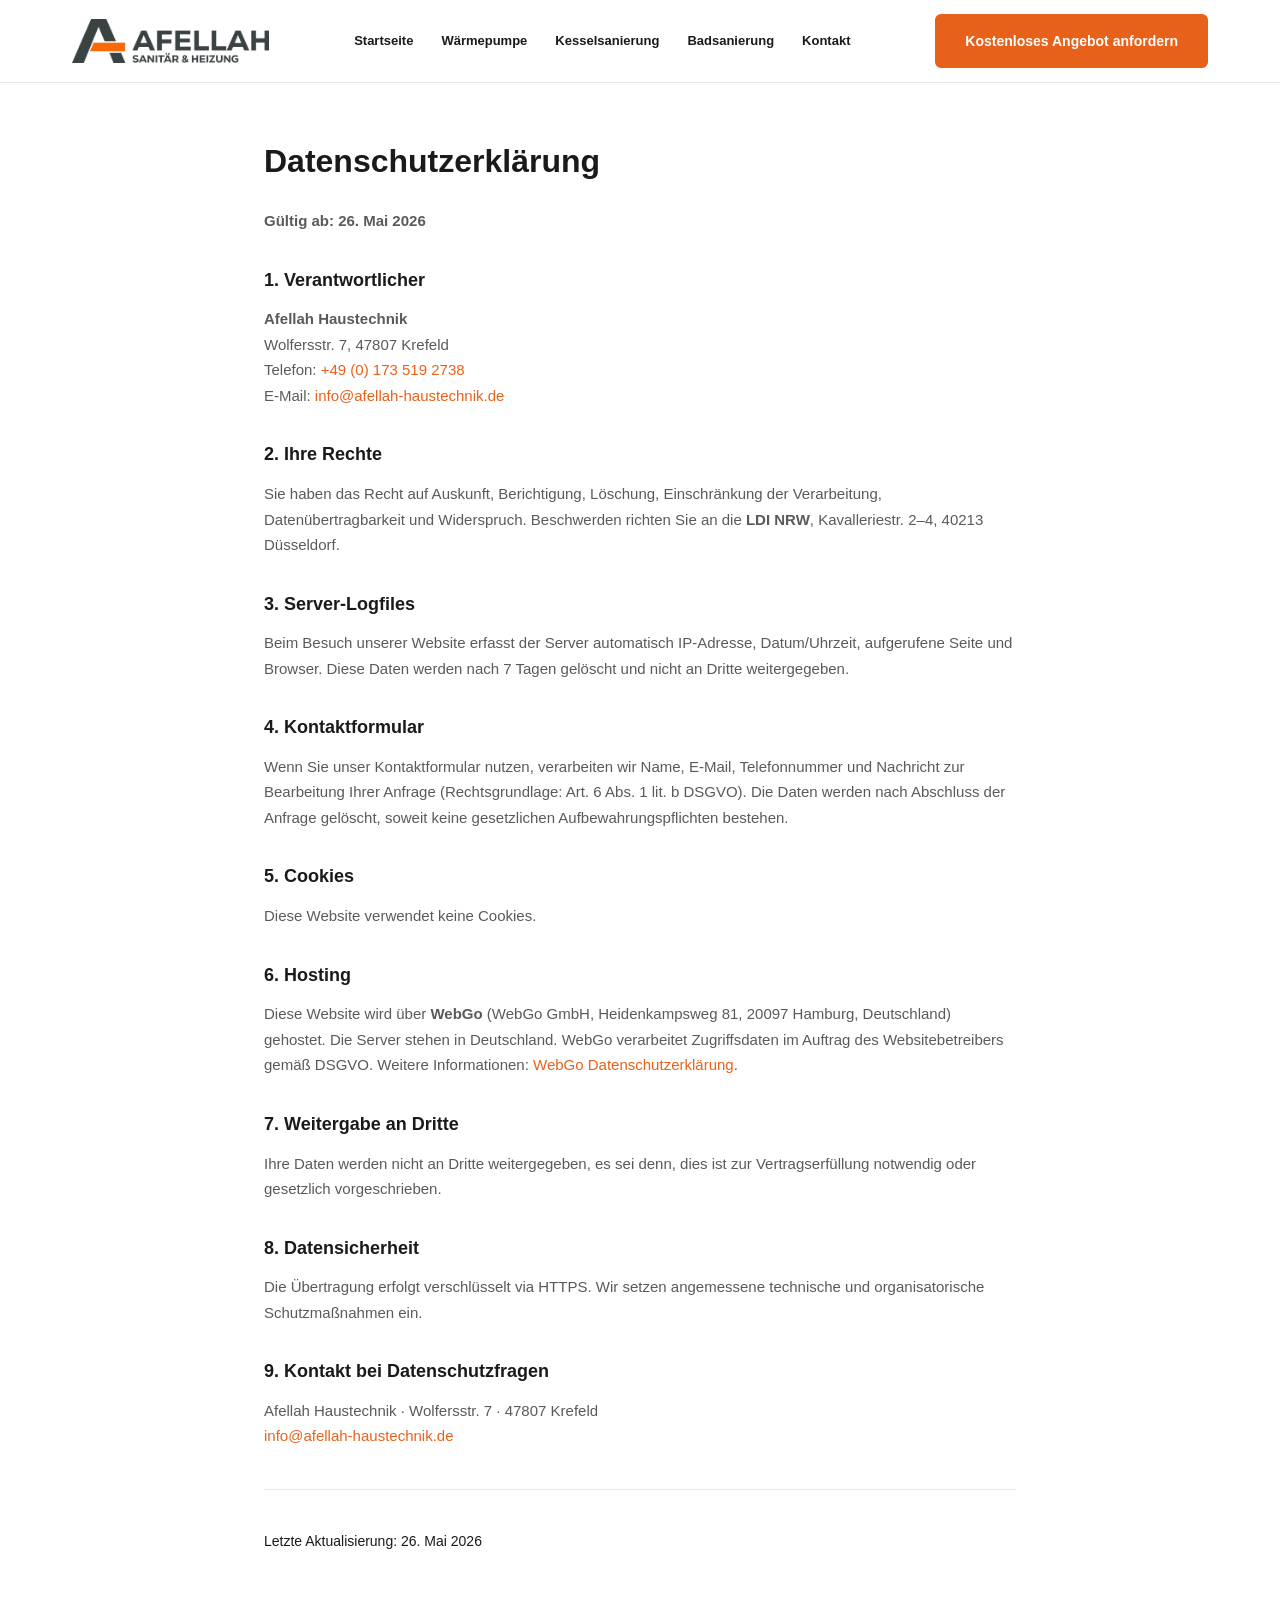
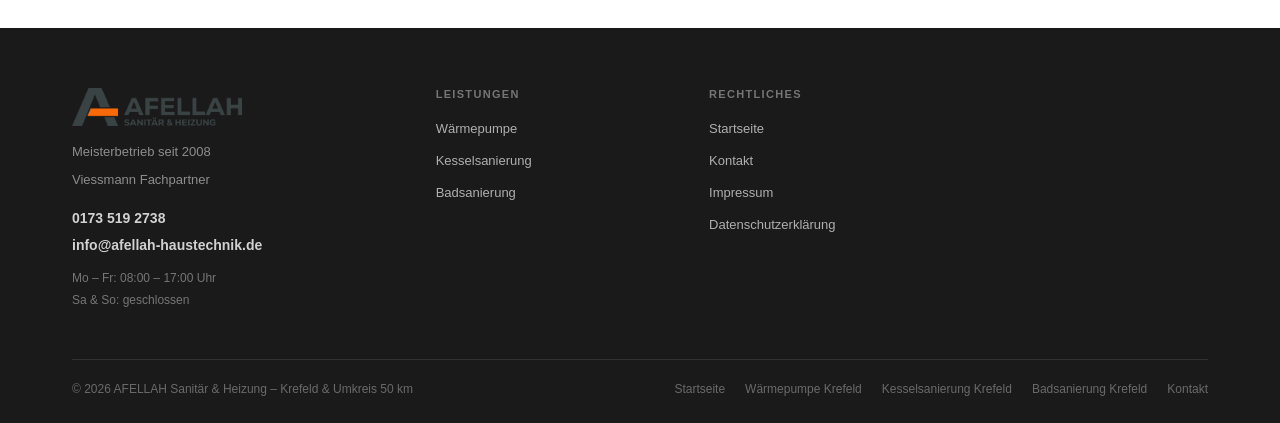
<file: datenschutz.html>
<!DOCTYPE html>
<html lang="de">
<head>
  <meta charset="UTF-8">
  <meta name="viewport" content="width=device-width, initial-scale=1.0">
  <title>Datenschutzerklärung - Afellah Haustechnik Krefeld</title>
  <meta name="description" content="Datenschutzerklärung von Afellah Haustechnik. Informationen zum Datenschutz und zur DSGVO-Compliance.">
  <link rel="canonical" href="https://afellah.de/datenschutz.html">
  <meta property="og:type" content="website">
  <meta property="og:url" content="https://afellah.de/datenschutz.html">
  <meta property="og:title" content="Datenschutzerklärung - Afellah Haustechnik Krefeld">
  <meta property="og:description" content="Datenschutzerklärung von Afellah Haustechnik. DSGVO-konforme Datenschutzinformationen.">
  <meta property="og:image" content="https://afellah.de/assets/Afellah-logo-farbe.webp">
  <script type="application/ld+json">
  {
    "@context": "https://schema.org",
    "@type": "LocalBusiness",
    "name": "Afellah Haustechnik",
    "description": "Meisterbetrieb für Sanitär und Heizung in Krefeld",
    "url": "https://afellah.de/",
    "telephone": "+491735192738",
    "email": "info@afellah-haustechnik.de",
    "address": {
      "@type": "PostalAddress",
      "streetAddress": "Wolfersstr. 7",
      "addressLocality": "Krefeld",
      "postalCode": "47807",
      "addressCountry": "DE"
    },
    "sameAs": [
      "https://share.google/Aab3c398f3vIJzRvu"
    ]
  }
  </script>
  <link rel="stylesheet" href="afellah-tokens.css">
  <style>
    .legal-section { max-width: 800px; margin: 60px auto 0; padding: 0 24px 60px; }
    .legal-section h1 { font-size: 32px; margin-bottom: 28px; color: var(--ink-1); }
    .legal-section h2 { font-size: 18px; margin-top: 36px; margin-bottom: 16px; color: var(--ink-1); }
    .legal-section p { line-height: 1.7; color: var(--ink-3); margin-bottom: 14px; }
    .legal-section ul { color: var(--ink-3); line-height: 1.8; margin-left: 20px; margin-bottom: 14px; }
    .legal-section a { color: var(--orange); text-decoration: none; }
    .legal-section a:hover { text-decoration: underline; }
  </style>
</head>
<body>

<!-- ========== HEADER ========== -->
<header class="site-header">
  <div class="wrap">
    <div class="header-row">
      <a href="index.html" class="logo-link">
        <img src="assets/Afellah-logo-farbe.webp" alt="Afellah Haustechnik Krefeld" class="logo-img">
      </a>
      <nav class="main-nav">
        <a href="index.html" class="nav-link">Startseite</a>
        <a href="waermepumpe.html" class="nav-link">Wärmepumpe</a>
        <a href="kesselsanierung.html" class="nav-link">Kesselsanierung</a>
        <a href="badsanierung.html" class="nav-link">Badsanierung</a>
        <a href="kontakt.html" class="nav-link">Kontakt</a>
      </nav>
      <a href="kontakt.html" class="btn btn-primary">Kostenloses Angebot anfordern</a>
      <button class="nav-toggle" aria-label="Menü öffnen">&#9776;</button>
    </div>
  </div>
</header>

<!-- ========== DATENSCHUTZ ========== -->
<section class="legal-section">
  <h1>Datenschutzerklärung</h1>
  <p><strong>Gültig ab: 26. Mai 2026</strong></p>

  <h2>1. Verantwortlicher</h2>
  <p>
    <strong>Afellah Haustechnik</strong><br>
    Wolfersstr. 7, 47807 Krefeld<br>
    Telefon: <a href="tel:+491735192738">+49 (0) 173 519 2738</a><br>
    E-Mail: <a href="mailto:info@afellah-haustechnik.de">info@afellah-haustechnik.de</a>
  </p>

  <h2>2. Ihre Rechte</h2>
  <p>Sie haben das Recht auf Auskunft, Berichtigung, Löschung, Einschränkung der Verarbeitung, Datenübertragbarkeit und Widerspruch. Beschwerden richten Sie an die <strong>LDI NRW</strong>, Kavalleriestr. 2–4, 40213 Düsseldorf.</p>

  <h2>3. Server-Logfiles</h2>
  <p>Beim Besuch unserer Website erfasst der Server automatisch IP-Adresse, Datum/Uhrzeit, aufgerufene Seite und Browser. Diese Daten werden nach 7 Tagen gelöscht und nicht an Dritte weitergegeben.</p>

  <h2>4. Kontaktformular</h2>
  <p>Wenn Sie unser Kontaktformular nutzen, verarbeiten wir Name, E-Mail, Telefonnummer und Nachricht zur Bearbeitung Ihrer Anfrage (Rechtsgrundlage: Art. 6 Abs. 1 lit. b DSGVO). Die Daten werden nach Abschluss der Anfrage gelöscht, soweit keine gesetzlichen Aufbewahrungspflichten bestehen.</p>

  <h2>5. Cookies</h2>
  <p>Diese Website verwendet keine Cookies.</p>

  <h2>6. Hosting</h2>
  <p>Diese Website wird über <strong>WebGo</strong> (WebGo GmbH, Heidenkampsweg 81, 20097 Hamburg, Deutschland) gehostet. Die Server stehen in Deutschland. WebGo verarbeitet Zugriffsdaten im Auftrag des Websitebetreibers gemäß DSGVO. Weitere Informationen: <a href="https://www.webgo.de/datenschutz/" target="_blank">WebGo Datenschutzerklärung</a>.</p>

  <h2>7. Weitergabe an Dritte</h2>
  <p>Ihre Daten werden nicht an Dritte weitergegeben, es sei denn, dies ist zur Vertragserfüllung notwendig oder gesetzlich vorgeschrieben.</p>

  <h2>8. Datensicherheit</h2>
  <p>Die Übertragung erfolgt verschlüsselt via HTTPS. Wir setzen angemessene technische und organisatorische Schutzmaßnahmen ein.</p>

  <h2>9. Kontakt bei Datenschutzfragen</h2>
  <p>
    Afellah Haustechnik · Wolfersstr. 7 · 47807 Krefeld<br>
    <a href="mailto:info@afellah-haustechnik.de">info@afellah-haustechnik.de</a>
  </p>

  <hr style="margin: 40px 0; border: none; border-top: 1px solid var(--hair);">
  <p style="font-size: 14px; color: var(--ink-4);">Letzte Aktualisierung: 26. Mai 2026</p>
</section>

<!-- ========== FOOTER ========== -->
<footer class="site-footer">
  <div class="wrap">
    <div class="footer-grid">
      <div class="footer-col footer-brand">
        <img src="assets/Afellah-logo-farbe.webp" alt="Afellah Haustechnik" class="footer-logo">
        <p>Meisterbetrieb seit 2008</p>
        <p>Viessmann Fachpartner</p>
        <div class="footer-contact">
          <a href="tel:01735192738">0173 519 2738</a>
          <a href="mailto:info@afellah-haustechnik.de">info@afellah-haustechnik.de</a>
        </div>
        <div class="footer-hours">
          Mo – Fr: 08:00 – 17:00 Uhr<br>
          Sa &amp; So: geschlossen
        </div>
      </div>
      <div class="footer-col">
        <h4>Leistungen</h4>
        <ul>
          <li><a href="waermepumpe.html">Wärmepumpe</a></li>
          <li><a href="kesselsanierung.html">Kesselsanierung</a></li>
          <li><a href="badsanierung.html">Badsanierung</a></li>
        </ul>
      </div>
      <div class="footer-col">
        <h4>Rechtliches</h4>
        <ul>
          <li><a href="index.html">Startseite</a></li>
          <li><a href="kontakt.html">Kontakt</a></li>
          <li><a href="impressum.html">Impressum</a></li>
          <li><a href="datenschutz.html">Datenschutzerklärung</a></li>
        </ul>
      </div>
    </div>
    <div class="footer-bottom">
      <span>© 2026 AFELLAH Sanitär &amp; Heizung – Krefeld &amp; Umkreis 50 km</span>
      <nav>
        <a href="index.html">Startseite</a>
        <a href="waermepumpe.html">Wärmepumpe Krefeld</a>
        <a href="kesselsanierung.html">Kesselsanierung Krefeld</a>
        <a href="badsanierung.html">Badsanierung Krefeld</a>
        <a href="kontakt.html">Kontakt</a>
      </nav>
    </div>
  </div>
</footer>

<script src="scripts/menu.js"></script>
<script src="scripts/agency-badge.js"></script>
</body>
</html>
</file>
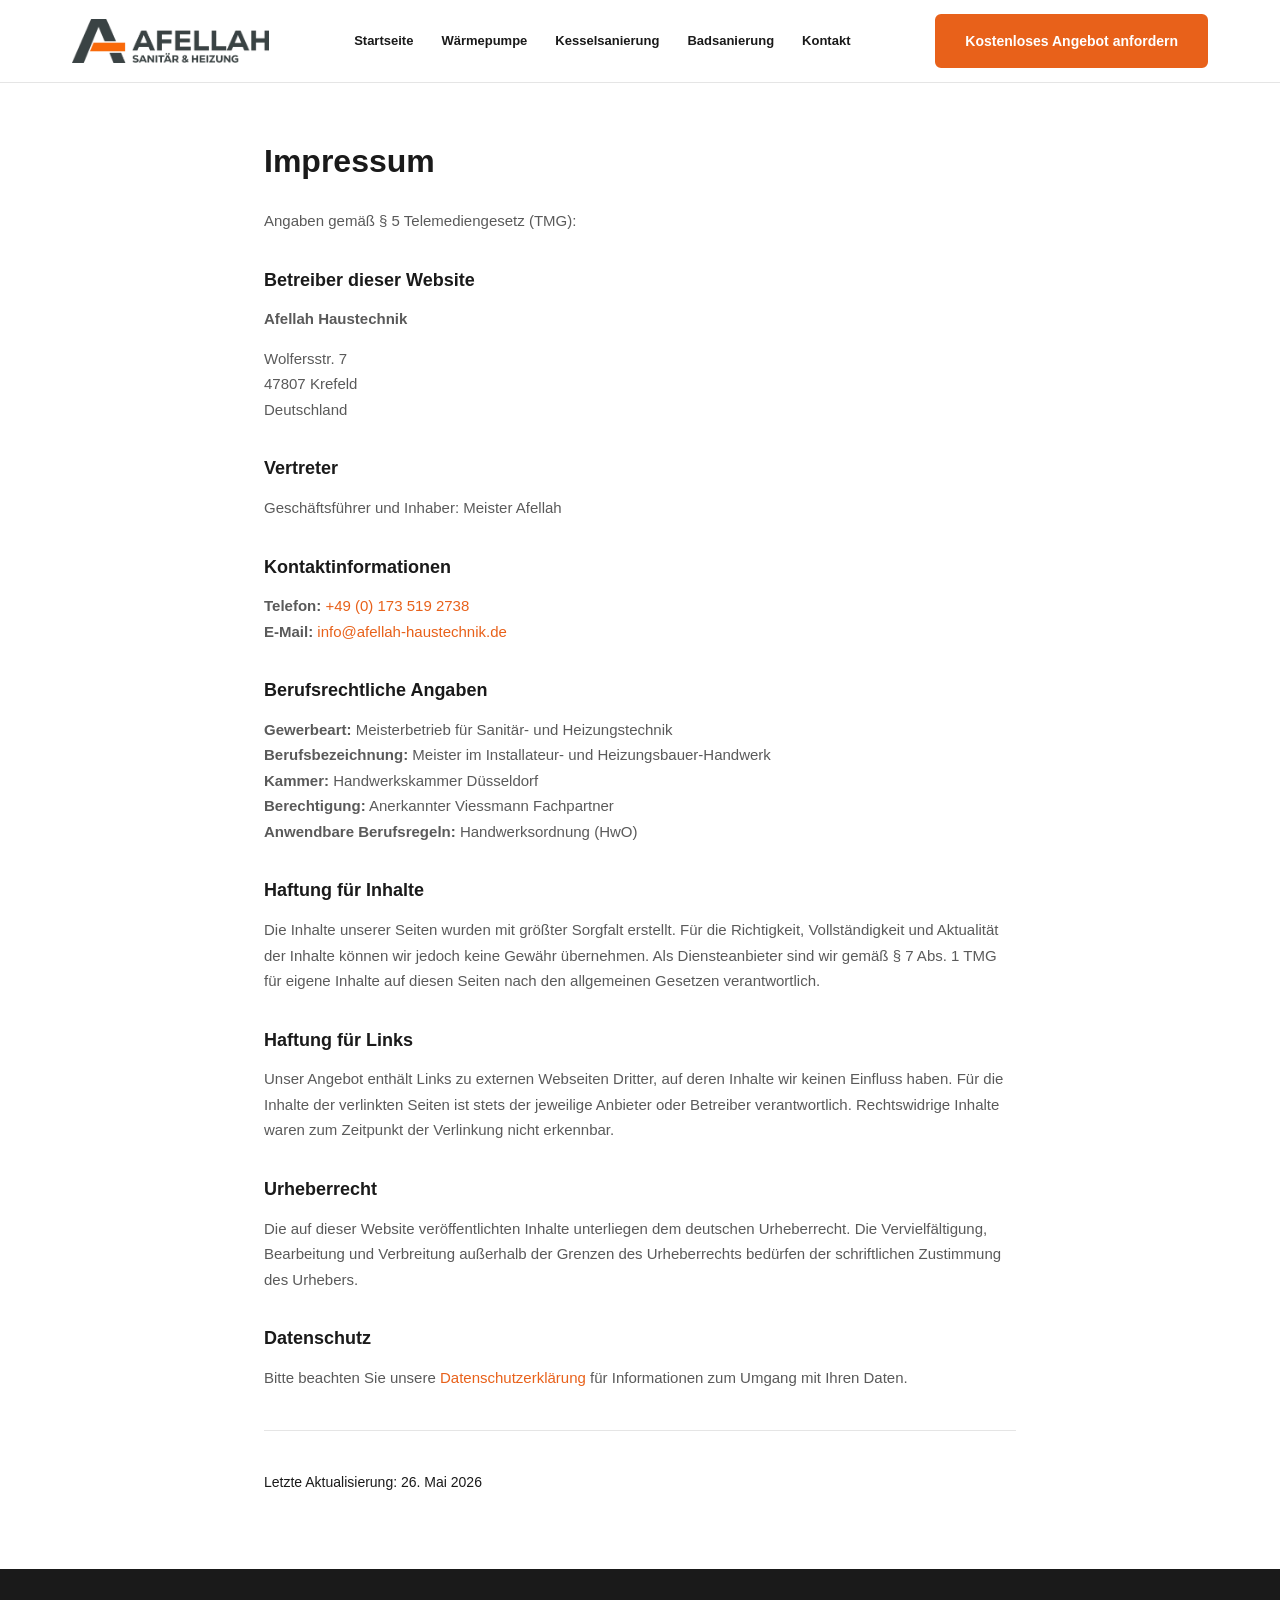
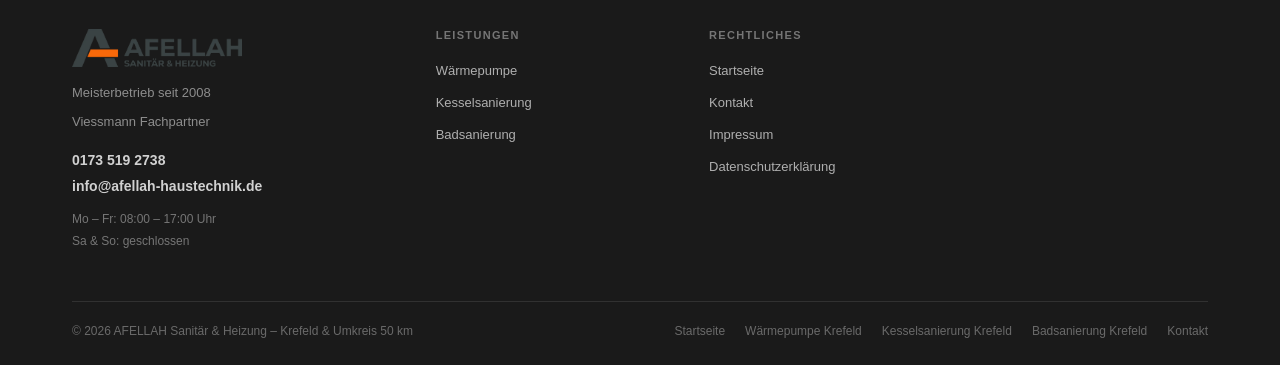
<file: impressum.html>
<!DOCTYPE html>
<html lang="de">
<head>
  <meta charset="UTF-8">
  <meta name="viewport" content="width=device-width, initial-scale=1.0">
  <title>Impressum - Afellah Haustechnik Krefeld</title>
  <meta name="description" content="Impressum und Kontaktinformationen von Afellah Haustechnik – Meisterbetrieb für Sanitär und Heizung in Krefeld.">
  <link rel="canonical" href="https://afellah.de/impressum.html">
  <meta property="og:type" content="website">
  <meta property="og:url" content="https://afellah.de/impressum.html">
  <meta property="og:title" content="Impressum - Afellah Haustechnik Krefeld">
  <meta property="og:description" content="Impressum und Kontaktinformationen von Afellah Haustechnik – Meisterbetrieb für Sanitär und Heizung in Krefeld.">
  <meta property="og:image" content="https://afellah.de/assets/Afellah-logo-farbe.webp">
  <script type="application/ld+json">
  {
    "@context": "https://schema.org",
    "@type": "LocalBusiness",
    "name": "Afellah Haustechnik",
    "description": "Meisterbetrieb für Sanitär und Heizung in Krefeld",
    "url": "https://afellah.de/",
    "telephone": "+491735192738",
    "email": "info@afellah-haustechnik.de",
    "address": {
      "@type": "PostalAddress",
      "streetAddress": "Wolfersstr. 7",
      "addressLocality": "Krefeld",
      "postalCode": "47807",
      "addressCountry": "DE"
    },
    "sameAs": [
      "https://share.google/Aab3c398f3vIJzRvu"
    ]
  }
  </script>
  <link rel="stylesheet" href="afellah-tokens.css">
  <style>
    .legal-section { max-width: 800px; margin: 60px auto 0; padding: 0 24px 60px; }
    .legal-section h1 { font-size: 32px; margin-bottom: 28px; color: var(--ink-1); }
    .legal-section h2 { font-size: 18px; margin-top: 36px; margin-bottom: 16px; color: var(--ink-1); }
    .legal-section p { line-height: 1.7; color: var(--ink-3); margin-bottom: 14px; }
    .legal-section a { color: var(--orange); text-decoration: none; }
    .legal-section a:hover { text-decoration: underline; }
  </style>
</head>
<body>

<!-- ========== HEADER ========== -->
<header class="site-header">
  <div class="wrap">
    <div class="header-row">
      <a href="index.html" class="logo-link">
        <img src="assets/Afellah-logo-farbe.webp" alt="Afellah Haustechnik Krefeld" class="logo-img">
      </a>
      <nav class="main-nav">
        <a href="index.html" class="nav-link">Startseite</a>
        <a href="waermepumpe.html" class="nav-link">Wärmepumpe</a>
        <a href="kesselsanierung.html" class="nav-link">Kesselsanierung</a>
        <a href="badsanierung.html" class="nav-link">Badsanierung</a>
        <a href="kontakt.html" class="nav-link">Kontakt</a>
      </nav>
      <a href="kontakt.html" class="btn btn-primary">Kostenloses Angebot anfordern</a>
      <button class="nav-toggle" aria-label="Menü öffnen">&#9776;</button>
    </div>
  </div>
</header>

<!-- ========== IMPRESSUM ========== -->
<section class="legal-section">
  <h1>Impressum</h1>
  <p style="margin-bottom: 28px; color: var(--ink-3);">Angaben gemäß § 5 Telemediengesetz (TMG):</p>

  <h2>Betreiber dieser Website</h2>
  <p><strong>Afellah Haustechnik</strong></p>
  <p>
    Wolfersstr. 7<br>
    47807 Krefeld<br>
    Deutschland
  </p>

  <h2>Vertreter</h2>
  <p>Geschäftsführer und Inhaber: Meister Afellah</p>

  <h2>Kontaktinformationen</h2>
  <p>
    <strong>Telefon:</strong> <a href="tel:+491735192738">+49 (0) 173 519 2738</a><br>
    <strong>E-Mail:</strong> <a href="mailto:info@afellah-haustechnik.de">info@afellah-haustechnik.de</a>
  </p>

  <h2>Berufsrechtliche Angaben</h2>
  <p>
    <strong>Gewerbeart:</strong> Meisterbetrieb für Sanitär- und Heizungstechnik<br>
    <strong>Berufsbezeichnung:</strong> Meister im Installateur- und Heizungsbauer-Handwerk<br>
    <strong>Kammer:</strong> Handwerkskammer Düsseldorf<br>
    <strong>Berechtigung:</strong> Anerkannter Viessmann Fachpartner<br>
    <strong>Anwendbare Berufsregeln:</strong> Handwerksordnung (HwO)
  </p>

  <h2>Haftung für Inhalte</h2>
  <p>
    Die Inhalte unserer Seiten wurden mit größter Sorgfalt erstellt. Für die Richtigkeit, Vollständigkeit und Aktualität der Inhalte können wir jedoch keine Gewähr übernehmen. Als Diensteanbieter sind wir gemäß § 7 Abs. 1 TMG für eigene Inhalte auf diesen Seiten nach den allgemeinen Gesetzen verantwortlich.
  </p>

  <h2>Haftung für Links</h2>
  <p>
    Unser Angebot enthält Links zu externen Webseiten Dritter, auf deren Inhalte wir keinen Einfluss haben. Für die Inhalte der verlinkten Seiten ist stets der jeweilige Anbieter oder Betreiber verantwortlich. Rechtswidrige Inhalte waren zum Zeitpunkt der Verlinkung nicht erkennbar.
  </p>

  <h2>Urheberrecht</h2>
  <p>
    Die auf dieser Website veröffentlichten Inhalte unterliegen dem deutschen Urheberrecht. Die Vervielfältigung, Bearbeitung und Verbreitung außerhalb der Grenzen des Urheberrechts bedürfen der schriftlichen Zustimmung des Urhebers.
  </p>

  <h2>Datenschutz</h2>
  <p>
    Bitte beachten Sie unsere <a href="datenschutz.html">Datenschutzerklärung</a> für Informationen zum Umgang mit Ihren Daten.
  </p>

  <hr style="margin: 40px 0; border: none; border-top: 1px solid var(--hair);">
  <p style="font-size: 14px; color: var(--ink-4);">Letzte Aktualisierung: 26. Mai 2026</p>
</section>

<!-- ========== FOOTER ========== -->
<footer class="site-footer">
  <div class="wrap">
    <div class="footer-grid">
      <div class="footer-col footer-brand">
        <img src="assets/Afellah-logo-farbe.webp" alt="Afellah Haustechnik" class="footer-logo">
        <p>Meisterbetrieb seit 2008</p>
        <p>Viessmann Fachpartner</p>
        <div class="footer-contact">
          <a href="tel:01735192738">0173 519 2738</a>
          <a href="mailto:info@afellah-haustechnik.de">info@afellah-haustechnik.de</a>
        </div>
        <div class="footer-hours">
          Mo – Fr: 08:00 – 17:00 Uhr<br>
          Sa &amp; So: geschlossen
        </div>
      </div>
      <div class="footer-col">
        <h4>Leistungen</h4>
        <ul>
          <li><a href="waermepumpe.html">Wärmepumpe</a></li>
          <li><a href="kesselsanierung.html">Kesselsanierung</a></li>
          <li><a href="badsanierung.html">Badsanierung</a></li>
        </ul>
      </div>
      <div class="footer-col">
        <h4>Rechtliches</h4>
        <ul>
          <li><a href="index.html">Startseite</a></li>
          <li><a href="kontakt.html">Kontakt</a></li>
          <li><a href="impressum.html">Impressum</a></li>
          <li><a href="datenschutz.html">Datenschutzerklärung</a></li>
        </ul>
      </div>
    </div>
    <div class="footer-bottom">
      <span>© 2026 AFELLAH Sanitär &amp; Heizung – Krefeld &amp; Umkreis 50 km</span>
      <nav>
        <a href="index.html">Startseite</a>
        <a href="waermepumpe.html">Wärmepumpe Krefeld</a>
        <a href="kesselsanierung.html">Kesselsanierung Krefeld</a>
        <a href="badsanierung.html">Badsanierung Krefeld</a>
        <a href="kontakt.html">Kontakt</a>
      </nav>
    </div>
  </div>
</footer>

<script src="scripts/menu.js"></script>
<script src="scripts/agency-badge.js"></script>
</body>
</html>
</file>
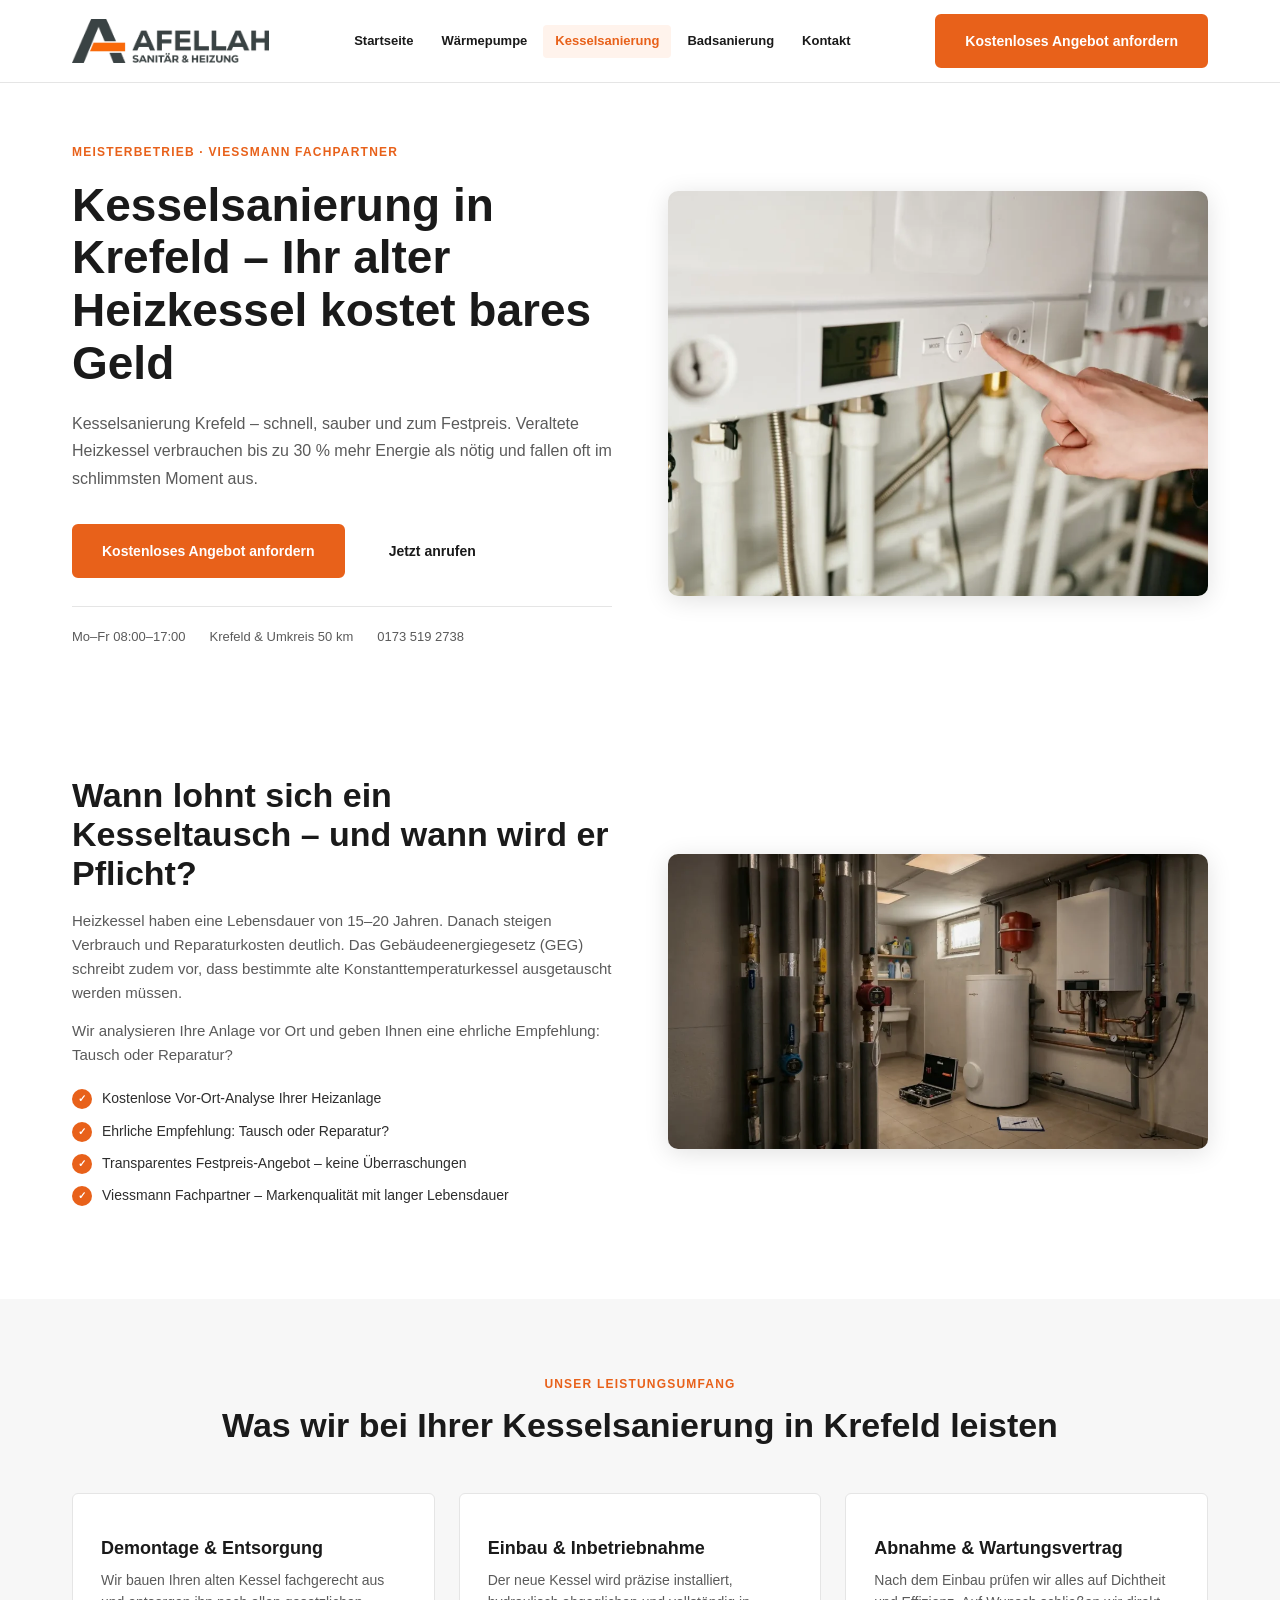
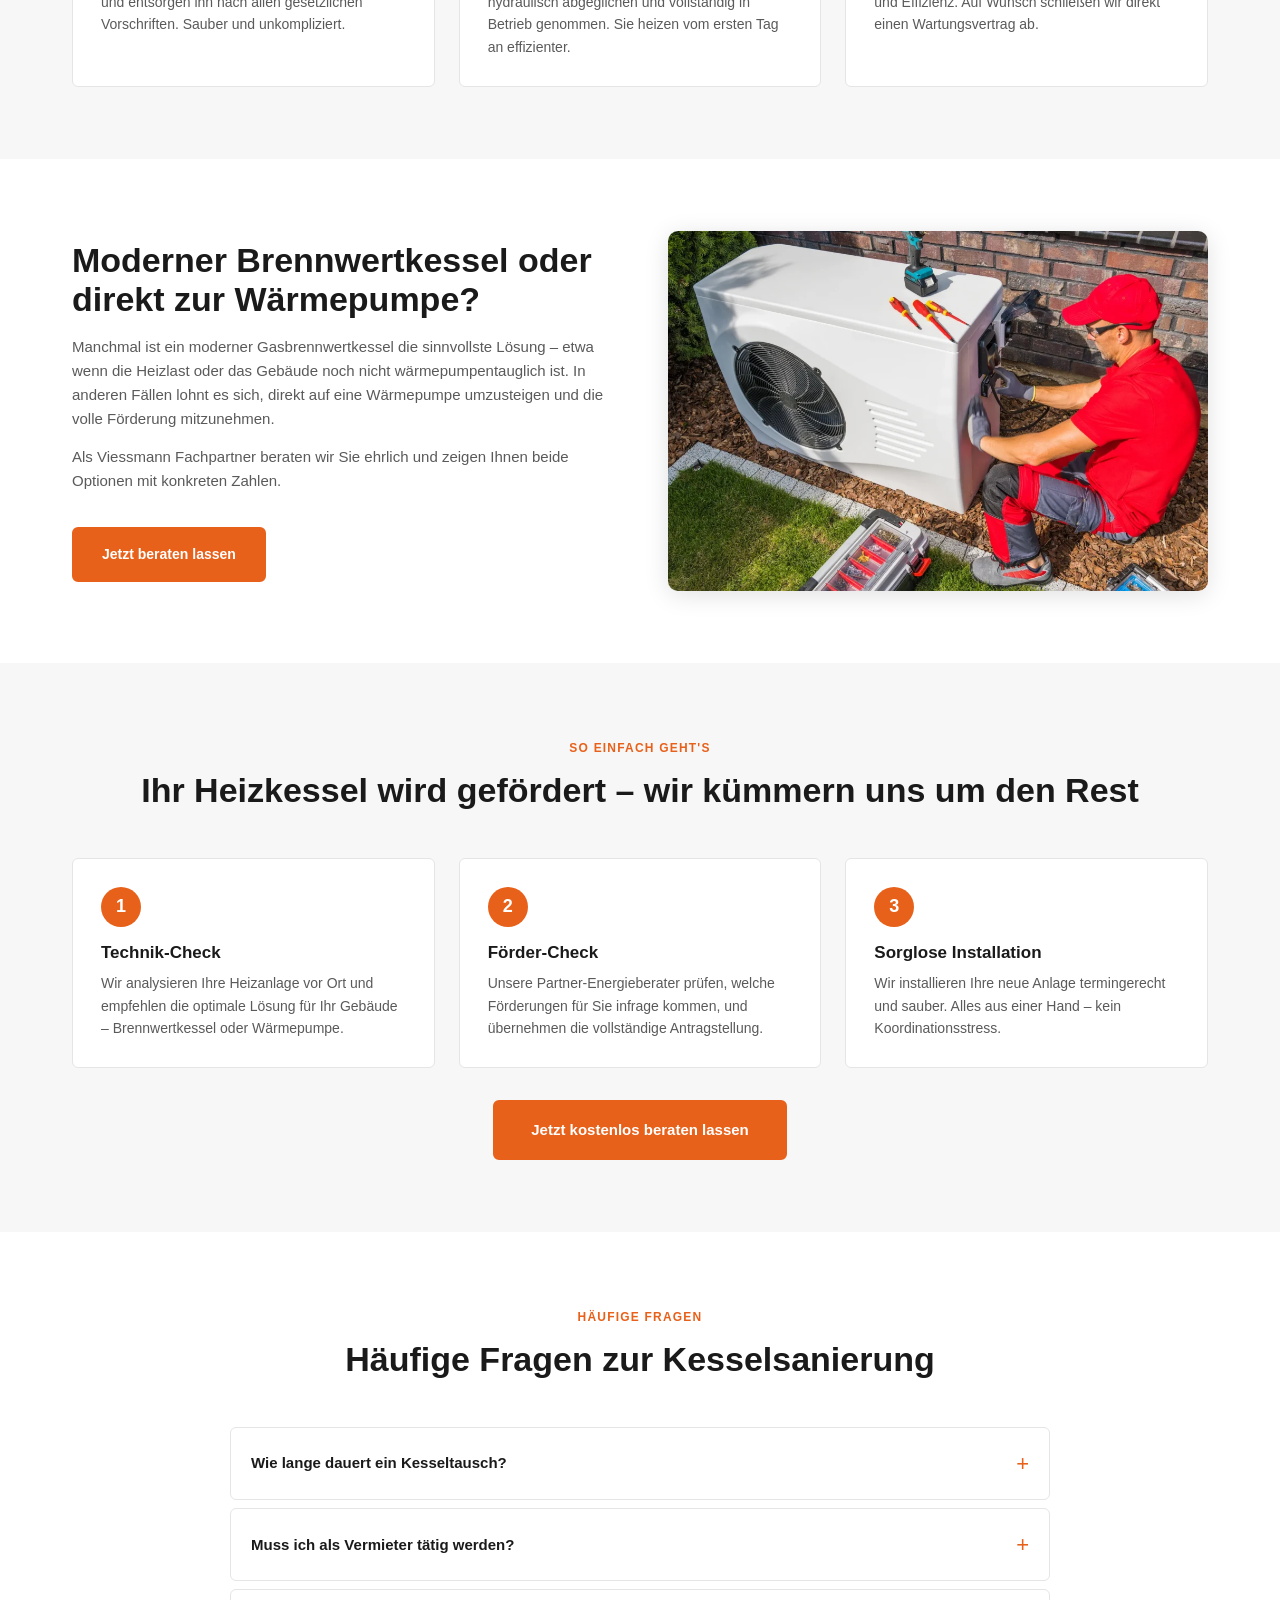
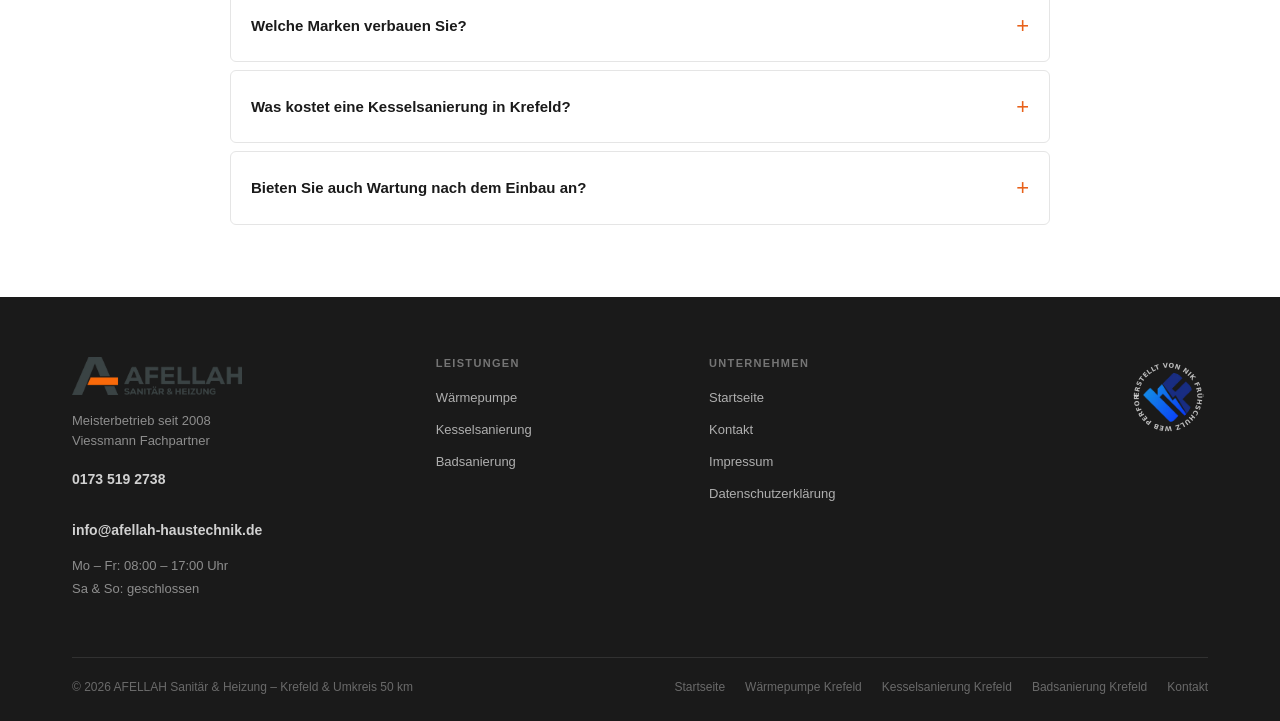
<file: kesselsanierung.html>
<!DOCTYPE html>
<html lang="de">
<head>
  <meta charset="UTF-8">
  <meta name="viewport" content="width=device-width, initial-scale=1.0">
  <meta name="description" content="Kesselsanierung Krefeld – alter Heizkessel raus, moderner Brennwertkessel rein. Viessmann Fachpartner Afellah Haustechnik. Festpreis, schnell, sauber.">
  <meta property="og:title" content="Kesselsanierung Krefeld | Afellah Haustechnik">
  <title>Kesselsanierung Krefeld – Festpreis & Förderung | Afellah Haustechnik</title>
  <link rel="stylesheet" href="afellah-tokens.css">
</head>
<body>

<!-- Header -->
<header class="site-header">
  <div class="wrap">
    <div class="header-row">
      <a href="index.html" class="logo-link">
        <img src="assets/Afellah-logo-farbe.webp" alt="Afellah Haustechnik" class="logo-img">
      </a>
      <nav class="main-nav">
        <a href="index.html" class="nav-link">Startseite</a>
        <a href="waermepumpe.html" class="nav-link">Wärmepumpe</a>
        <a href="kesselsanierung.html" class="nav-link active">Kesselsanierung</a>
        <a href="badsanierung.html" class="nav-link">Badsanierung</a>
        <a href="kontakt.html" class="nav-link">Kontakt</a>
      </nav>
      <a href="kontakt.html" class="btn btn-primary">Kostenloses Angebot anfordern</a>
      <button class="nav-toggle" aria-label="Menü öffnen">&#9776;</button>
    </div>
  </div>
</header>

<!-- Hero -->
<section class="hero-section hero-sub">
  <div class="wrap">
    <div class="hero-grid">
      <div class="hero-text">
        <div class="eyebrow">Meisterbetrieb · Viessmann Fachpartner</div>
        <h1>Kesselsanierung in Krefeld – Ihr alter Heizkessel kostet bares Geld</h1>
        <p class="lead">Kesselsanierung Krefeld – schnell, sauber und zum Festpreis. Veraltete Heizkessel verbrauchen bis zu 30 % mehr Energie als nötig und fallen oft im schlimmsten Moment aus.</p>
        <div class="hero-ctas">
          <a href="kontakt.html" class="btn btn-primary">Kostenloses Angebot anfordern</a>
          <a href="tel:01735192738" class="btn btn-outline">Jetzt anrufen</a>
        </div>
        <div class="hero-info-bar">
          <span>Mo–Fr 08:00–17:00</span>
          <span>Krefeld & Umkreis 50 km</span>
          <span>0173 519 2738</span>
        </div>
      </div>
      <div class="hero-image">
        <img src="assets/heizungswartung-techniker-display-1024x683.webp" alt="Techniker an moderner Heizungsanlage in Krefeld">
      </div>
    </div>
  </div>
</section>

<!-- Wann lohnt es sich -->
<section class="section">
  <div class="wrap">
    <div class="two-col">
      <div class="col-text">
        <h2>Wann lohnt sich ein Kesseltausch – und wann wird er Pflicht?</h2>
        <p>Heizkessel haben eine Lebensdauer von 15–20 Jahren. Danach steigen Verbrauch und Reparaturkosten deutlich. Das Gebäudeenergiegesetz (GEG) schreibt zudem vor, dass bestimmte alte Konstanttemperaturkessel ausgetauscht werden müssen.</p>
        <p>Wir analysieren Ihre Anlage vor Ort und geben Ihnen eine ehrliche Empfehlung: Tausch oder Reparatur?</p>
        <ul class="check-list">
          <li>Kostenlose Vor-Ort-Analyse Ihrer Heizanlage</li>
          <li>Ehrliche Empfehlung: Tausch oder Reparatur?</li>
          <li>Transparentes Festpreis-Angebot – keine Überraschungen</li>
          <li>Viessmann Fachpartner – Markenqualität mit langer Lebensdauer</li>
        </ul>
      </div>
      <div class="col-image">
        <img src="assets/heizungswartung-modernisierung-gasheizung-warmwasserspeicher-e1773590069223-1024x559.webp" alt="Moderne Viessmann Gasheizung mit Warmwasserspeicher">
      </div>
    </div>
  </div>
</section>

<!-- 3 Leistungsblöcke -->
<section class="section bg-light">
  <div class="wrap">
    <div class="section-header">
      <div class="eyebrow">Unser Leistungsumfang</div>
      <h2>Was wir bei Ihrer Kesselsanierung in Krefeld leisten</h2>
    </div>
    <div class="cards-grid-3">
      <div class="feature-card">
        <div class="feature-icon" data-icon="wrench"></div>
        <h3>Demontage & Entsorgung</h3>
        <p>Wir bauen Ihren alten Kessel fachgerecht aus und entsorgen ihn nach allen gesetzlichen Vorschriften. Sauber und unkompliziert.</p>
      </div>
      <div class="feature-card">
        <div class="feature-icon" data-icon="gear"></div>
        <h3>Einbau & Inbetriebnahme</h3>
        <p>Der neue Kessel wird präzise installiert, hydraulisch abgeglichen und vollständig in Betrieb genommen. Sie heizen vom ersten Tag an effizienter.</p>
      </div>
      <div class="feature-card">
        <div class="feature-icon" data-icon="document"></div>
        <h3>Abnahme & Wartungsvertrag</h3>
        <p>Nach dem Einbau prüfen wir alles auf Dichtheit und Effizienz. Auf Wunsch schließen wir direkt einen Wartungsvertrag ab.</p>
      </div>
    </div>
  </div>
</section>

<!-- Brennwert vs. Wärmepumpe -->
<section class="section">
  <div class="wrap">
    <div class="two-col">
      <div class="col-text">
        <h2>Moderner Brennwertkessel oder direkt zur Wärmepumpe?</h2>
        <p>Manchmal ist ein moderner Gasbrennwertkessel die sinnvollste Lösung – etwa wenn die Heizlast oder das Gebäude noch nicht wärmepumpentauglich ist. In anderen Fällen lohnt es sich, direkt auf eine Wärmepumpe umzusteigen und die volle Förderung mitzunehmen.</p>
        <p>Als Viessmann Fachpartner beraten wir Sie ehrlich und zeigen Ihnen beide Optionen mit konkreten Zahlen.</p>
        <a href="kontakt.html" class="btn btn-primary" style="margin-top:20px;">Jetzt beraten lassen</a>
      </div>
      <div class="col-image">
        <img src="assets/techniker-waermepumpe-montage-1024x683.webp" alt="Monteur bei Wärmepumpen-Installation">
      </div>
    </div>
  </div>
</section>

<!-- 3-Schritt-Prozess -->
<section class="section bg-light">
  <div class="wrap">
    <div class="section-header">
      <div class="eyebrow">So einfach geht's</div>
      <h2>Ihr Heizkessel wird gefördert – wir kümmern uns um den Rest</h2>
    </div>
    <div class="steps-grid">
      <div class="step-card">
        <div class="step-num">1</div>
        <h3>Technik-Check</h3>
        <p>Wir analysieren Ihre Heizanlage vor Ort und empfehlen die optimale Lösung für Ihr Gebäude – Brennwertkessel oder Wärmepumpe.</p>
      </div>
      <div class="step-card">
        <div class="step-num">2</div>
        <h3>Förder-Check</h3>
        <p>Unsere Partner-Energieberater prüfen, welche Förderungen für Sie infrage kommen, und übernehmen die vollständige Antragstellung.</p>
      </div>
      <div class="step-card">
        <div class="step-num">3</div>
        <h3>Sorglose Installation</h3>
        <p>Wir installieren Ihre neue Anlage termingerecht und sauber. Alles aus einer Hand – kein Koordinationsstress.</p>
      </div>
    </div>
    <div style="text-align:center; margin-top:32px;">
      <a href="tel:01735192738" class="btn btn-primary btn-lg">Jetzt kostenlos beraten lassen</a>
    </div>
  </div>
</section>

<!-- FAQ -->
<section class="section">
  <div class="wrap">
    <div class="section-header">
      <div class="eyebrow">Häufige Fragen</div>
      <h2>Häufige Fragen zur Kesselsanierung</h2>
    </div>
    <div class="faq-list">
      <details class="faq-item">
        <summary>Wie lange dauert ein Kesseltausch?</summary>
        <p>Ein unkomplizierter Kesseltausch ist in der Regel an einem Arbeitstag abgeschlossen. Bei umfangreicheren Arbeiten kann es 2–3 Tage dauern.</p>
      </details>
      <details class="faq-item">
        <summary>Muss ich als Vermieter tätig werden?</summary>
        <p>Ja, unter bestimmten Umständen. Das Gebäudeenergiegesetz (GEG) schreibt vor, dass bestimmte alte Konstanttemperaturkessel ausgetauscht werden müssen. Wir klären mit Ihnen, ob und wann Handlungsbedarf besteht.</p>
      </details>
      <details class="faq-item">
        <summary>Welche Marken verbauen Sie?</summary>
        <p>Als Viessmann Fachpartner arbeiten wir bevorzugt mit Viessmann – einer der zuverlässigsten Heizungsmarken am Markt. Auf Wunsch können wir auch andere Marken einbauen.</p>
      </details>
      <details class="faq-item">
        <summary>Was kostet eine Kesselsanierung in Krefeld?</summary>
        <p>Typische Projekte liegen zwischen 2.000 und 10.000 €, je nach Anlage und Aufwand. Wir erstellen immer ein verbindliches Festpreisangebot – keine versteckten Kosten.</p>
      </details>
      <details class="faq-item">
        <summary>Bieten Sie auch Wartung nach dem Einbau an?</summary>
        <p>Ja. Auf Wunsch schließen wir direkt nach der Inbetriebnahme einen Wartungsvertrag ab. So bleibt Ihre Anlage dauerhaft effizient und sicher.</p>
      </details>
    </div>
  </div>
</section>


<!-- Footer -->
<footer class="site-footer">
  <div class="wrap">
    <div class="footer-grid">
      <div class="footer-col footer-brand">
        <img src="assets/Afellah-logo-farbe.webp" alt="Afellah Haustechnik" class="footer-logo">
        <p>Meisterbetrieb seit 2008<br>Viessmann Fachpartner</p>
        <p class="footer-contact">
          <a href="tel:01735192738">0173 519 2738</a><br>
          <a href="mailto:info@afellah-haustechnik.de">info@afellah-haustechnik.de</a>
        </p>
        <p class="footer-hours">Mo – Fr: 08:00 – 17:00 Uhr<br>Sa & So: geschlossen</p>
      </div>
      <div class="footer-col">
        <h4>Leistungen</h4>
        <ul>
          <li><a href="waermepumpe.html">Wärmepumpe</a></li>
          <li><a href="kesselsanierung.html">Kesselsanierung</a></li>
          <li><a href="badsanierung.html">Badsanierung</a></li>
        </ul>
      </div>
      <div class="footer-col">
        <h4>Unternehmen</h4>
        <ul>
          <li><a href="index.html">Startseite</a></li>
          <li><a href="kontakt.html">Kontakt</a></li>
          <li><a href="impressum.html">Impressum</a></li>
          <li><a href="datenschutz.html">Datenschutzerklärung</a></li>
        </ul>
      </div>
      <div class="footer-col" style="display:flex;align-items:flex-start;justify-content:flex-end;">
        <a href="https://fruehschulz.net/" target="_blank" rel="noopener" class="nf-footer-badge" aria-label="Website von Nick Frühschulz – Web Performance">
          <svg class="nf-footer-ring" viewBox="0 0 120 120" aria-hidden="true">
            <defs>
              <path id="nf-footer-circle" d="M60,60 m-44,0 a44,44 0 1,1 88,0 a44,44 0 1,1 -88,0"/>
            </defs>
            <text class="nf-footer-ring-text">
              <textPath href="#nf-footer-circle" startOffset="0%">ERSTELLT VON NIK FRÜHSCHULZ WEB PERFORMANCE ·</textPath>
            </text>
          </svg>
          <img src="assets/nf-logo.webp" alt="Frühschulz Web Performance" class="nf-footer-logo">
        </a>
      </div>
    </div>
    <div class="footer-bottom">
      <span>© 2026 AFELLAH Sanitär & Heizung – Krefeld & Umkreis 50 km</span>
      <nav>
        <a href="index.html">Startseite</a>
        <a href="waermepumpe.html">Wärmepumpe Krefeld</a>
        <a href="kesselsanierung.html">Kesselsanierung Krefeld</a>
        <a href="badsanierung.html">Badsanierung Krefeld</a>
        <a href="kontakt.html">Kontakt</a>
      </nav>
    </div>
  </div>
</footer>

<script src="scripts/menu.js"></script>
<script src="scripts/agency-badge.js"></script>
</body>
</html>
</file>
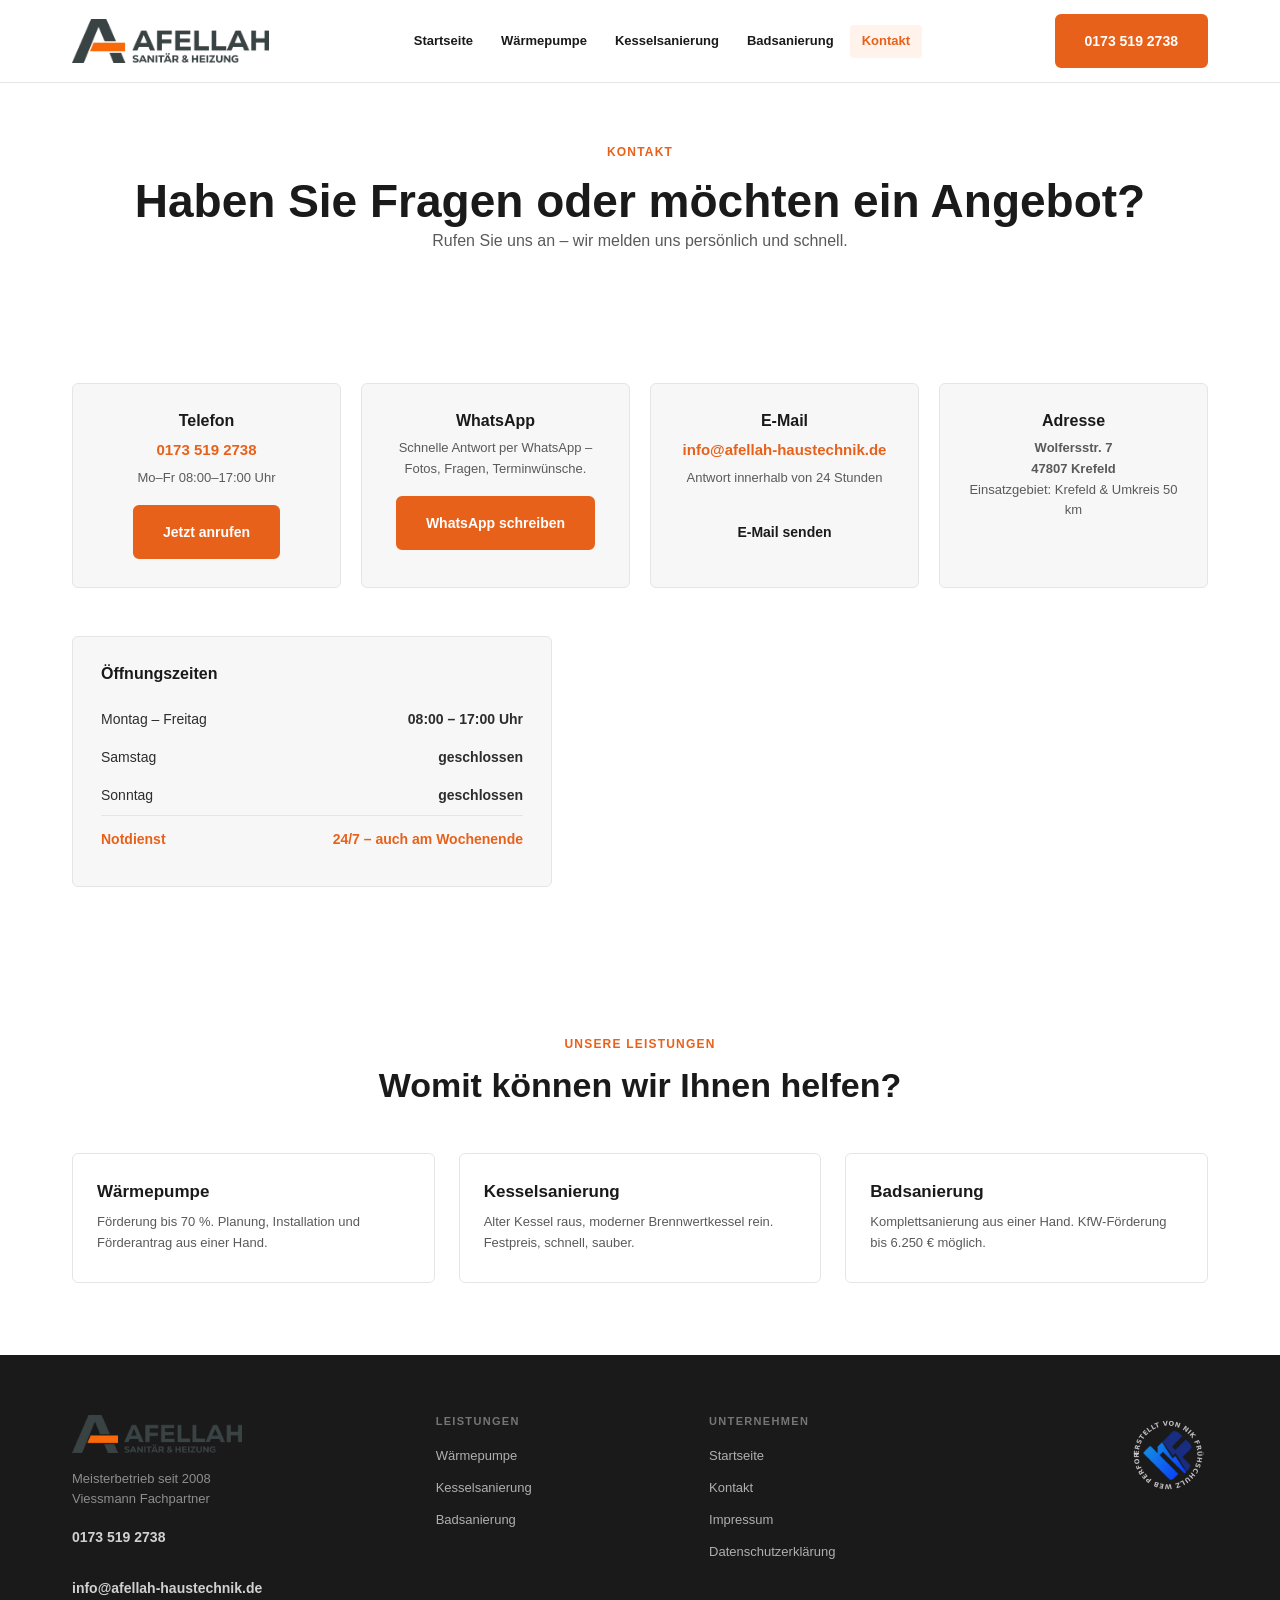
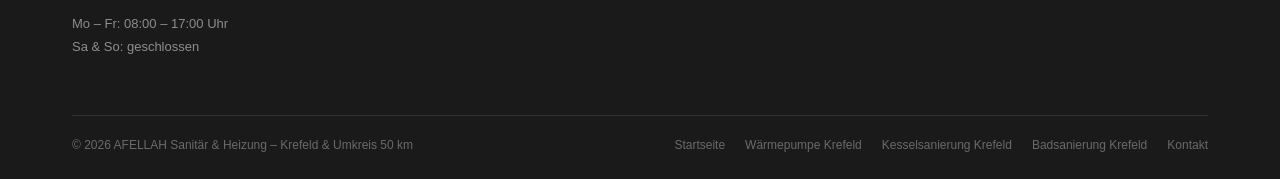
<file: kontakt.html>
<!DOCTYPE html>
<html lang="de">
<head>
  <meta charset="UTF-8">
  <meta name="viewport" content="width=device-width, initial-scale=1.0">
  <meta name="description" content="Kontakt zu Afellah Haustechnik Krefeld. Telefon: 0173 519 2738. E-Mail: info@afellah-haustechnik.de. Wolfersstr. 7, 47807 Krefeld. Notdienst 24/7.">
  <meta property="og:title" content="Kontakt | Afellah Haustechnik Krefeld">
  <title>Kontakt | Afellah Haustechnik Krefeld</title>
  <link rel="stylesheet" href="afellah-tokens.css">
</head>
<body>

<!-- Header -->
<header class="site-header">
  <div class="wrap">
    <div class="header-row">
      <a href="index.html" class="logo-link">
        <img src="assets/Afellah-logo-farbe.webp" alt="Afellah Haustechnik" class="logo-img">
      </a>
      <nav class="main-nav">
        <a href="index.html" class="nav-link">Startseite</a>
        <a href="waermepumpe.html" class="nav-link">Wärmepumpe</a>
        <a href="kesselsanierung.html" class="nav-link">Kesselsanierung</a>
        <a href="badsanierung.html" class="nav-link">Badsanierung</a>
        <a href="kontakt.html" class="nav-link active">Kontakt</a>
      </nav>
      <a href="tel:01735192738" class="btn btn-primary">0173 519 2738</a>
      <button class="nav-toggle" aria-label="Menü öffnen">&#9776;</button>
    </div>
  </div>
</header>

<!-- Hero -->
<section class="hero-section hero-compact">
  <div class="wrap">
    <div class="eyebrow">Kontakt</div>
    <h1>Haben Sie Fragen oder möchten ein Angebot?</h1>
    <p class="lead">Rufen Sie uns an – wir melden uns persönlich und schnell.</p>
  </div>
</section>

<!-- Kontakt Karten -->
<section class="section">
  <div class="wrap">
    <div class="contact-cards">
      <div class="contact-card">
        <div class="contact-icon" data-icon="phone"></div>
        <h3>Telefon</h3>
        <a href="tel:01735192738" class="contact-value">0173 519 2738</a>
        <p>Mo–Fr 08:00–17:00 Uhr</p>
        <a href="tel:01735192738" class="btn btn-primary" style="margin-top:16px;">Jetzt anrufen</a>
      </div>
      <div class="contact-card">
        <div class="contact-icon" data-icon="message"></div>
        <h3>WhatsApp</h3>
        <p>Schnelle Antwort per WhatsApp – Fotos, Fragen, Terminwünsche.</p>
        <a href="https://wa.me/491735192738?text=Hallo%2C%20ich%20interessiere%20mich%20f%C3%BCr%20Ihre%20Leistungen." class="btn btn-primary" style="margin-top:16px;">WhatsApp schreiben</a>
      </div>
      <div class="contact-card">
        <div class="contact-icon" data-icon="mail"></div>
        <h3>E-Mail</h3>
        <a href="mailto:info@afellah-haustechnik.de" class="contact-value">info@afellah-haustechnik.de</a>
        <p>Antwort innerhalb von 24 Stunden</p>
        <a href="mailto:info@afellah-haustechnik.de" class="btn btn-outline" style="margin-top:16px;">E-Mail senden</a>
      </div>
      <div class="contact-card">
        <div class="contact-icon" data-icon="map-pin"></div>
        <h3>Adresse</h3>
        <p class="contact-value">Wolfersstr. 7<br>47807 Krefeld</p>
        <p>Einsatzgebiet: Krefeld & Umkreis 50 km</p>
      </div>
    </div>

    <div class="opening-hours">
      <h3>Öffnungszeiten</h3>
      <table class="hours-table">
        <tr><td>Montag – Freitag</td><td>08:00 – 17:00 Uhr</td></tr>
        <tr><td>Samstag</td><td>geschlossen</td></tr>
        <tr><td>Sonntag</td><td>geschlossen</td></tr>
        <tr class="notdienst-row"><td>Notdienst</td><td>24/7 – auch am Wochenende</td></tr>
      </table>
    </div>
  </div>
</section>


<!-- Leistungen Übersicht -->
<section class="section">
  <div class="wrap">
    <div class="section-header">
      <div class="eyebrow">Unsere Leistungen</div>
      <h2>Womit können wir Ihnen helfen?</h2>
    </div>
    <div class="cards-grid-3">
      <a href="waermepumpe.html" class="service-card">
        <h3>Wärmepumpe</h3>
        <p>Förderung bis 70 %. Planung, Installation und Förderantrag aus einer Hand.</p>
      </a>
      <a href="kesselsanierung.html" class="service-card">
        <h3>Kesselsanierung</h3>
        <p>Alter Kessel raus, moderner Brennwertkessel rein. Festpreis, schnell, sauber.</p>
      </a>
      <a href="badsanierung.html" class="service-card">
        <h3>Badsanierung</h3>
        <p>Komplettsanierung aus einer Hand. KfW-Förderung bis 6.250 € möglich.</p>
      </a>
    </div>
  </div>
</section>

<!-- Footer -->
<footer class="site-footer">
  <div class="wrap">
    <div class="footer-grid">
      <div class="footer-col footer-brand">
        <img src="assets/Afellah-logo-farbe.webp" alt="Afellah Haustechnik" class="footer-logo">
        <p>Meisterbetrieb seit 2008<br>Viessmann Fachpartner</p>
        <p class="footer-contact">
          <a href="tel:01735192738">0173 519 2738</a><br>
          <a href="mailto:info@afellah-haustechnik.de">info@afellah-haustechnik.de</a>
        </p>
        <p class="footer-hours">Mo – Fr: 08:00 – 17:00 Uhr<br>Sa & So: geschlossen</p>
      </div>
      <div class="footer-col">
        <h4>Leistungen</h4>
        <ul>
          <li><a href="waermepumpe.html">Wärmepumpe</a></li>
          <li><a href="kesselsanierung.html">Kesselsanierung</a></li>
          <li><a href="badsanierung.html">Badsanierung</a></li>
        </ul>
      </div>
      <div class="footer-col">
        <h4>Unternehmen</h4>
        <ul>
          <li><a href="index.html">Startseite</a></li>
          <li><a href="kontakt.html">Kontakt</a></li>
          <li><a href="impressum.html">Impressum</a></li>
          <li><a href="datenschutz.html">Datenschutzerklärung</a></li>
        </ul>
      </div>
      <div class="footer-col" style="display:flex;align-items:flex-start;justify-content:flex-end;">
        <a href="https://fruehschulz.net/" target="_blank" rel="noopener" class="nf-footer-badge" aria-label="Website von Nick Frühschulz – Web Performance">
          <svg class="nf-footer-ring" viewBox="0 0 120 120" aria-hidden="true">
            <defs>
              <path id="nf-footer-circle" d="M60,60 m-44,0 a44,44 0 1,1 88,0 a44,44 0 1,1 -88,0"/>
            </defs>
            <text class="nf-footer-ring-text">
              <textPath href="#nf-footer-circle" startOffset="0%">ERSTELLT VON NIK FRÜHSCHULZ WEB PERFORMANCE ·</textPath>
            </text>
          </svg>
          <img src="assets/nf-logo.webp" alt="Frühschulz Web Performance" class="nf-footer-logo">
        </a>
      </div>
    </div>
    <div class="footer-bottom">
      <span>© 2026 AFELLAH Sanitär & Heizung – Krefeld & Umkreis 50 km</span>
      <nav>
        <a href="index.html">Startseite</a>
        <a href="waermepumpe.html">Wärmepumpe Krefeld</a>
        <a href="kesselsanierung.html">Kesselsanierung Krefeld</a>
        <a href="badsanierung.html">Badsanierung Krefeld</a>
        <a href="kontakt.html">Kontakt</a>
      </nav>
    </div>
  </div>
</footer>

<script src="scripts/menu.js"></script>
<script src="scripts/agency-badge.js"></script>
</body>
</html>
</file>
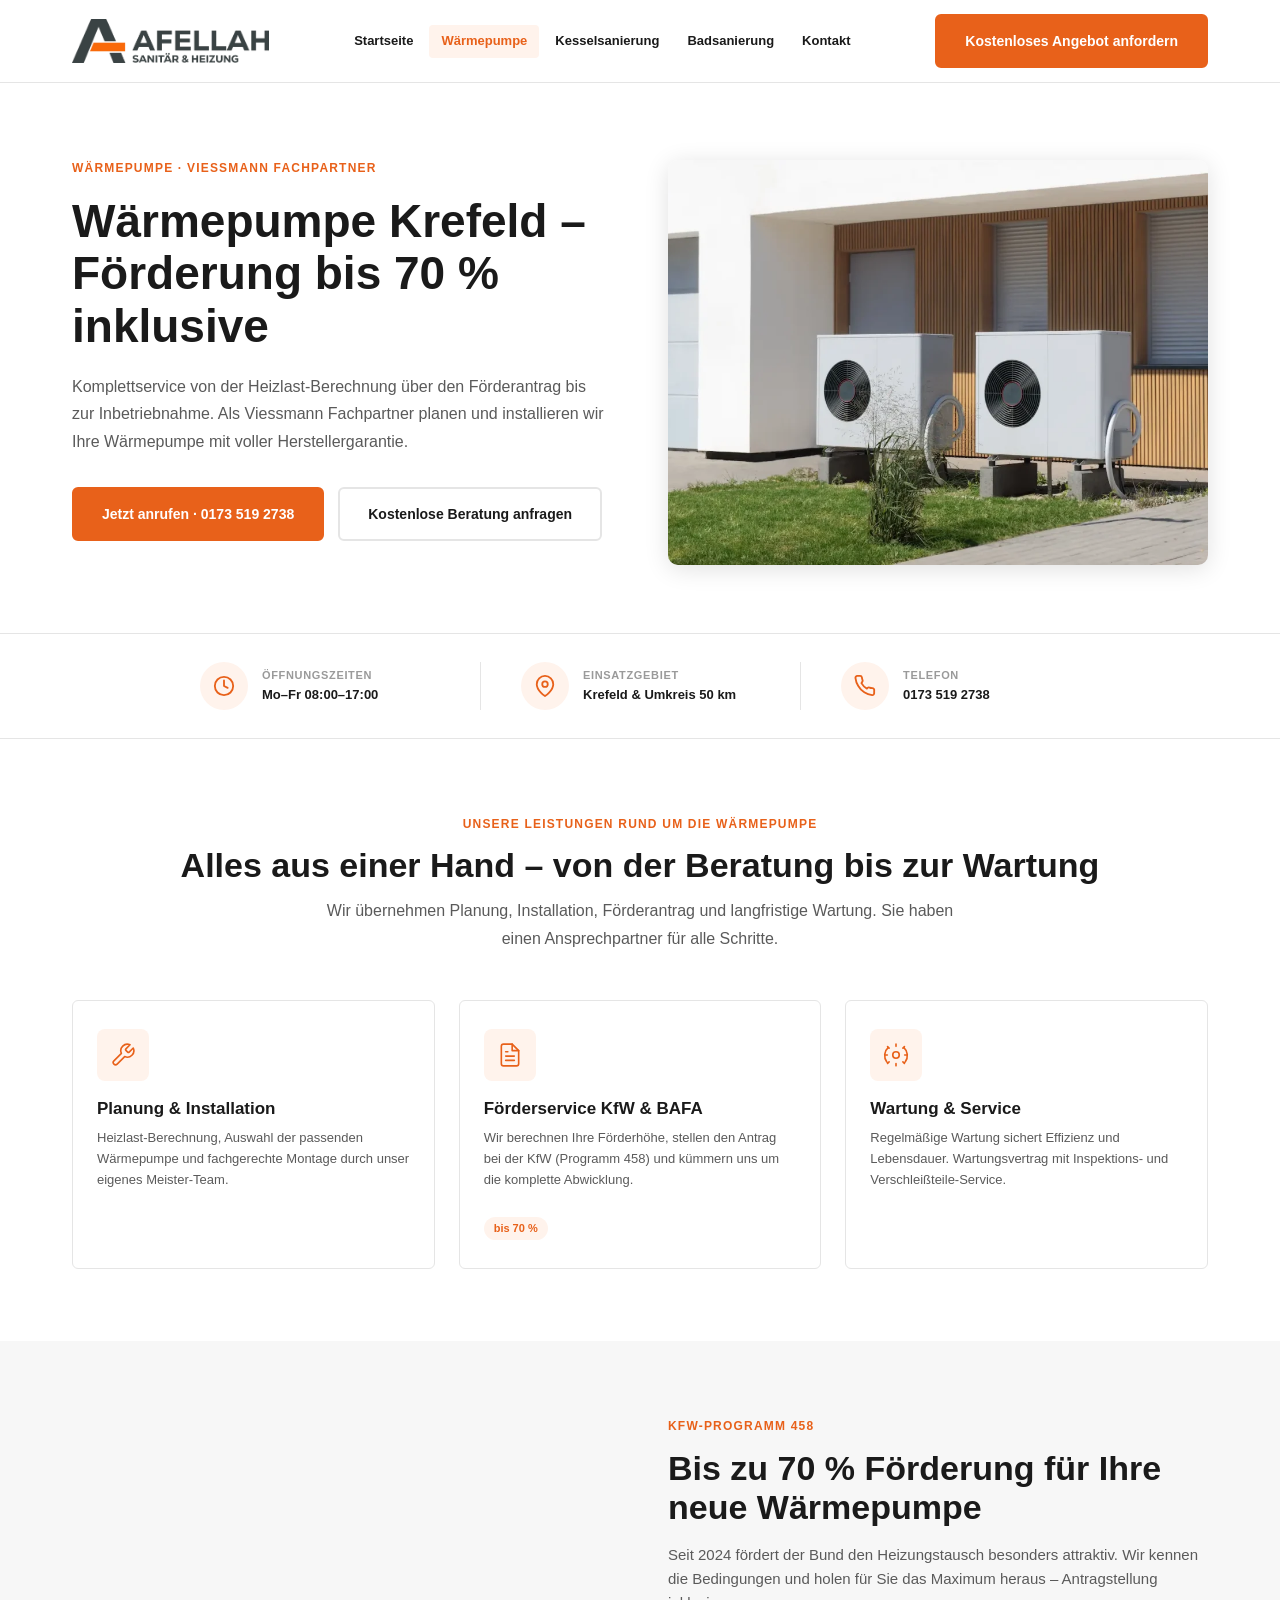
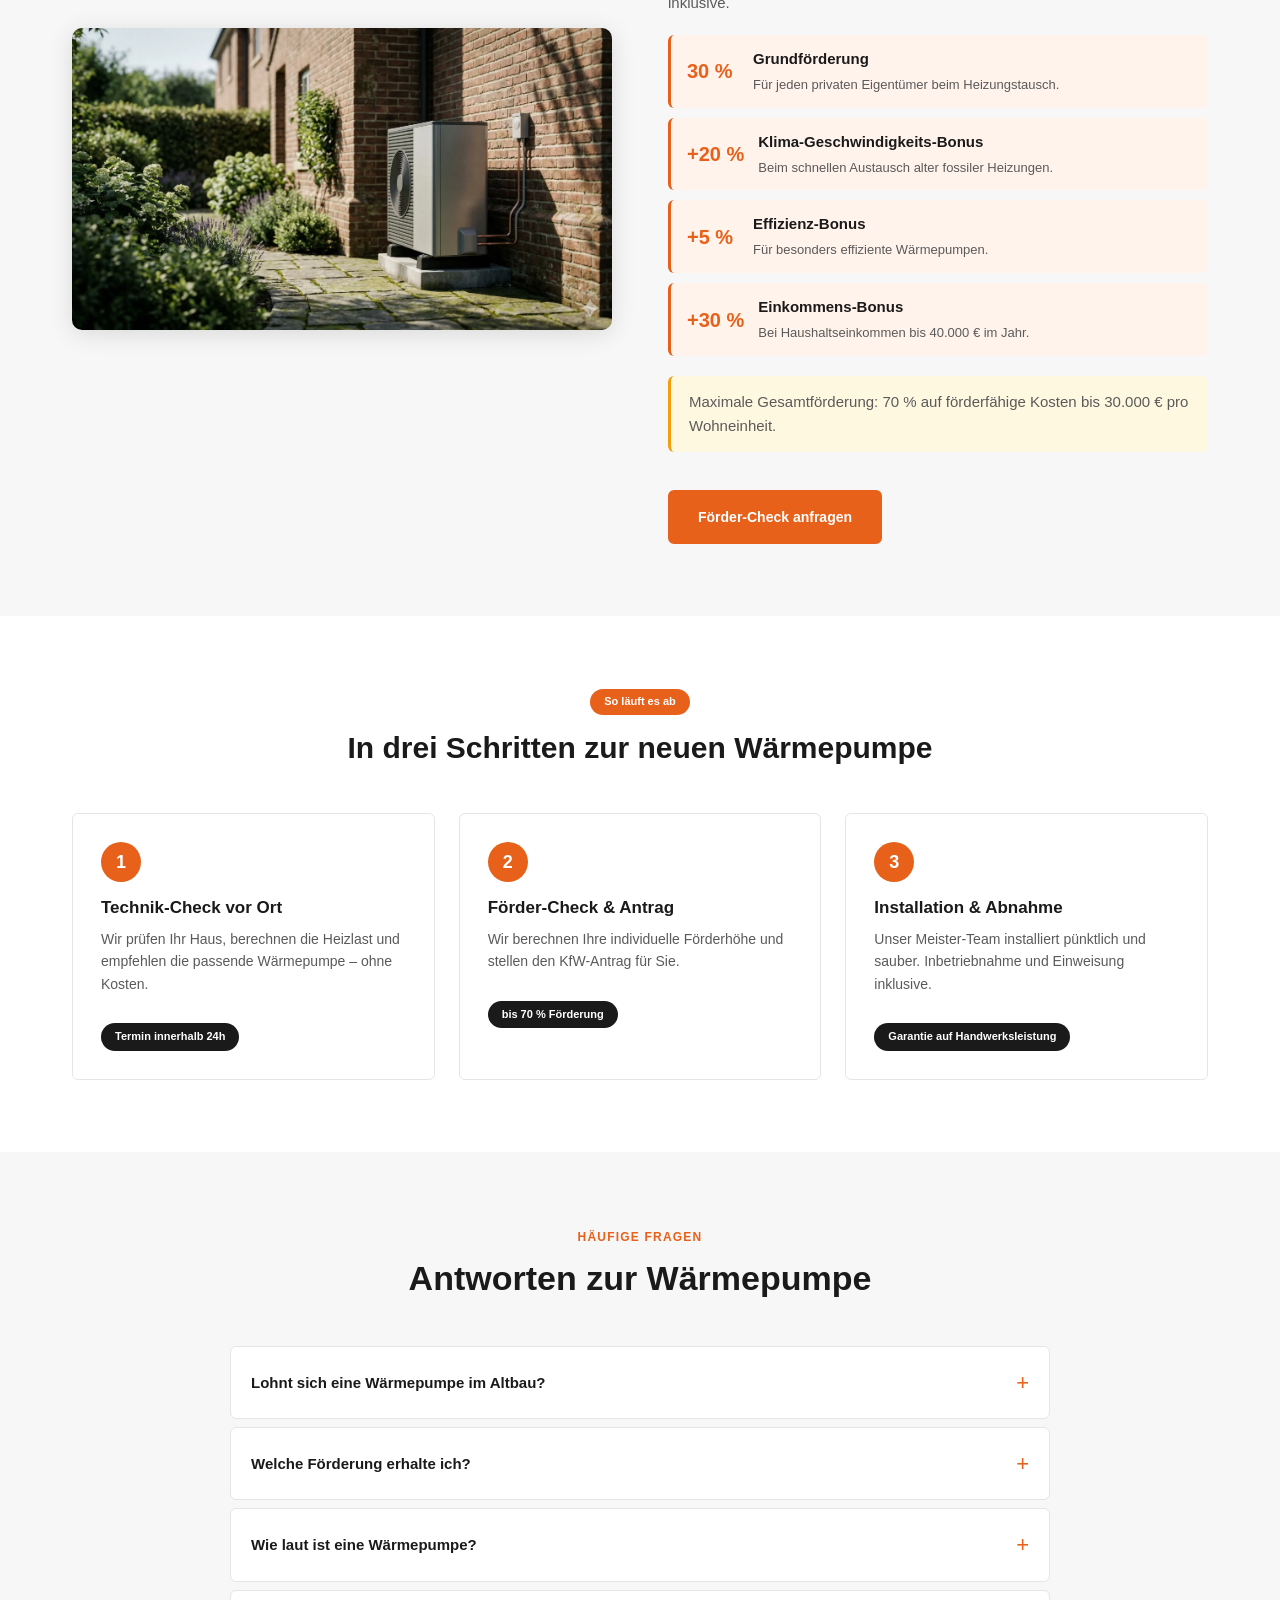
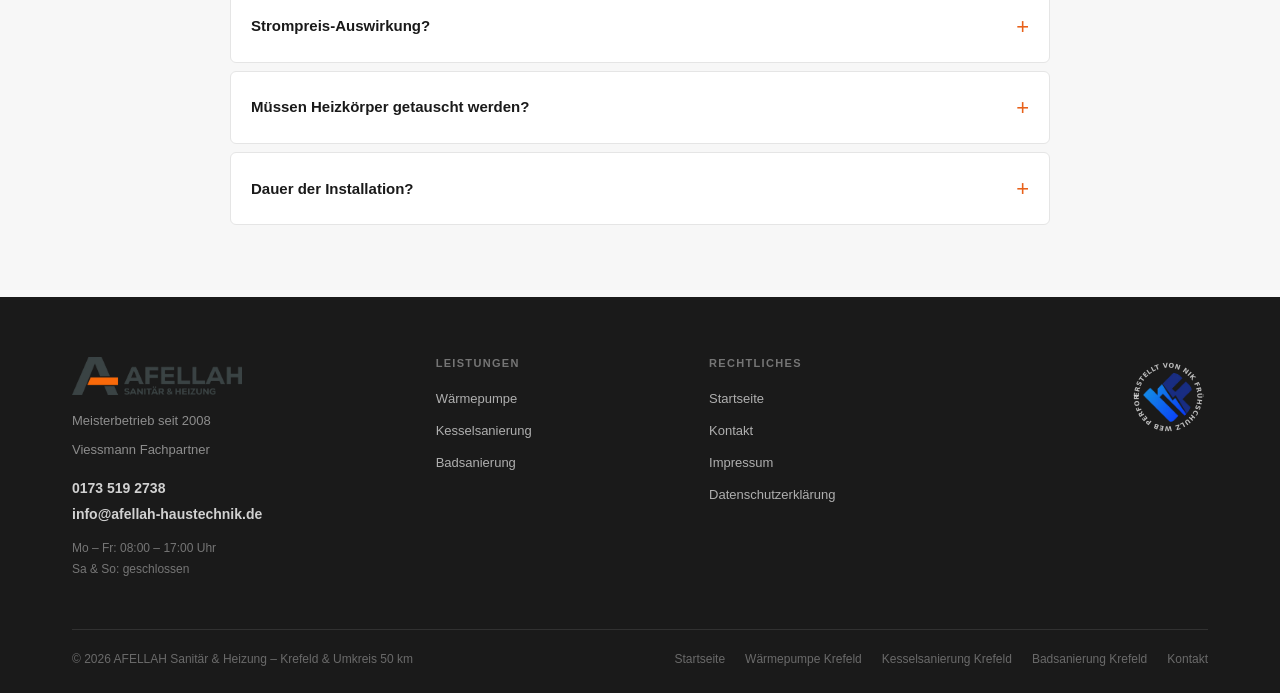
<file: waermepumpe.html>
<!DOCTYPE html>
<html lang="de">
<head>
  <meta charset="UTF-8">
  <meta name="viewport" content="width=device-width, initial-scale=1.0">
  <meta name="description" data-ase="meta.description_waermepumpe" content="Wärmepumpe in Krefeld – Planung, Installation und Förderservice bis 70 %. Viessmann Fachpartner. Festpreis-Angebot innerhalb 24 Stunden.">
  <meta property="og:title" content="Wärmepumpe Krefeld – Afellah Haustechnik">
  <title data-ase="meta.title_waermepumpe">Wärmepumpe Krefeld – Förderung bis 70 % | Afellah Haustechnik</title>
  <link rel="stylesheet" href="afellah-tokens.css">
</head>
<body>

<!-- ========== HEADER ========== -->
<header class="site-header">
  <div class="wrap">
    <div class="header-row">
      <a href="index.html" class="logo-link">
        <img src="assets/Afellah-logo-farbe.webp" alt="Afellah Haustechnik Krefeld" class="logo-img">
      </a>
      <nav class="main-nav">
        <a href="index.html" class="nav-link">Startseite</a>
        <a href="waermepumpe.html" class="nav-link active">Wärmepumpe</a>
        <a href="kesselsanierung.html" class="nav-link">Kesselsanierung</a>
        <a href="badsanierung.html" class="nav-link">Badsanierung</a>
        <a href="kontakt.html" class="nav-link">Kontakt</a>
      </nav>
      <a href="kontakt.html" class="btn btn-primary">Kostenloses Angebot anfordern</a>
      <button class="nav-toggle" aria-label="Menü öffnen">&#9776;</button>
    </div>
  </div>
</header>

<!-- ========== HERO ========== -->
<section class="hero-section">
  <div class="wrap">
    <div class="hero-grid">
      <div class="hero-text">
        <div class="eyebrow" data-ase="waermepumpe.hero.eyebrow">Wärmepumpe · Viessmann Fachpartner</div>
        <h1 data-ase="waermepumpe.hero.title">Wärmepumpe Krefeld – Förderung bis 70 % inklusive</h1>
        <p class="lead" data-ase="waermepumpe.hero.lead">Komplettservice von der Heizlast-Berechnung über den Förderantrag bis zur Inbetriebnahme. Als Viessmann Fachpartner planen und installieren wir Ihre Wärmepumpe mit voller Herstellergarantie.</p>
        <div class="hero-ctas">
          <a href="tel:01735192738" class="btn btn-primary" data-ase="waermepumpe.hero.cta_primary.text" data-ase-href-path="waermepumpe.hero.cta_primary.href">Jetzt anrufen · 0173 519 2738</a>
          <a href="kontakt.html" class="btn btn-outline-dark" data-ase="waermepumpe.hero.cta_secondary.text" data-ase-href-path="waermepumpe.hero.cta_secondary.href">Kostenlose Beratung anfragen</a>
        </div>
      </div>
      <div class="hero-image">
        <img src="assets/dual-air-source-heat-pumps-at-modern-residence-2026-01-08-00-18-04-utc-1024x702.webp" alt="Luft-Wärmepumpen an modernem Wohnhaus" data-ase="waermepumpe.hero.image">
      </div>
    </div>
  </div>
</section>

<!-- ========== TRUST BAR ========== -->
<div class="trust-bar">
  <div class="wrap">
    <div class="trust-grid">
      <div class="trust-item">
        <div class="trust-icon-box"><svg xmlns="http://www.w3.org/2000/svg" width="22" height="22" viewBox="0 0 24 24" fill="none" stroke="currentColor" stroke-width="2" stroke-linecap="round" stroke-linejoin="round"><circle cx="12" cy="12" r="10"/><polyline points="12 6 12 12 16 14"/></svg></div>
        <div class="trust-item-text">
          <span class="trust-item-label">Öffnungszeiten</span>
          <span class="trust-item-value">Mo–Fr 08:00–17:00</span>
        </div>
      </div>
      <div class="trust-item">
        <div class="trust-icon-box"><svg xmlns="http://www.w3.org/2000/svg" width="22" height="22" viewBox="0 0 24 24" fill="none" stroke="currentColor" stroke-width="2" stroke-linecap="round" stroke-linejoin="round"><path d="M21 10c0 7-9 13-9 13s-9-6-9-13a9 9 0 0 1 18 0z"/><circle cx="12" cy="10" r="3"/></svg></div>
        <div class="trust-item-text">
          <span class="trust-item-label">Einsatzgebiet</span>
          <span class="trust-item-value">Krefeld &amp; Umkreis 50 km</span>
        </div>
      </div>
      <div class="trust-item">
        <div class="trust-icon-box"><svg xmlns="http://www.w3.org/2000/svg" width="22" height="22" viewBox="0 0 24 24" fill="none" stroke="currentColor" stroke-width="2" stroke-linecap="round" stroke-linejoin="round"><path d="M22 16.92v3a2 2 0 0 1-2.18 2 19.79 19.79 0 0 1-8.63-3.07A19.5 19.5 0 0 1 4.69 12 19.79 19.79 0 0 1 1.61 3.35 2 2 0 0 1 3.6 1h3a2 2 0 0 1 2 1.72 12.84 12.84 0 0 0 .7 2.81 2 2 0 0 1-.45 2.11L8.09 8.91a16 16 0 0 0 6 6l.77-.77a2 2 0 0 1 2.11-.45 12.84 12.84 0 0 0 2.81.7A2 2 0 0 1 22 16.92z"/></svg></div>
        <div class="trust-item-text">
          <span class="trust-item-label">Telefon</span>
          <span class="trust-item-value"><a href="tel:01735192738" style="color:inherit;">0173 519 2738</a></span>
        </div>
      </div>
    </div>
  </div>
</div>

<!-- ========== FEATURES ========== -->
<section class="section">
  <div class="wrap">
    <div class="section-header">
      <div class="eyebrow" data-ase="waermepumpe.features.eyebrow">Unsere Leistungen rund um die Wärmepumpe</div>
      <h2 data-ase="waermepumpe.features.title">Alles aus einer Hand – von der Beratung bis zur Wartung</h2>
      <p class="lead" data-ase="waermepumpe.features.lead">Wir übernehmen Planung, Installation, Förderantrag und langfristige Wartung. Sie haben einen Ansprechpartner für alle Schritte.</p>
    </div>
    <div class="cards-grid-3" data-ase="waermepumpe.features.items">
      <template>
        <a class="service-card" data-ase-item="." data-ase-href="href">
          <div class="service-icon" data-ase-item="icon"></div>
          <h3 data-ase-item="title"></h3>
          <p data-ase-item="text"></p>
          <span class="service-tag" data-ase-item="tag"></span>
        </a>
      </template>
      <a href="kontakt.html" class="service-card">
        <div class="service-icon"><svg xmlns="http://www.w3.org/2000/svg" width="32" height="32" viewBox="0 0 24 24" fill="none" stroke="currentColor" stroke-width="1.5" stroke-linecap="round" stroke-linejoin="round"><path d="M14.7 6.3a1 1 0 0 0 0 1.4l1.6 1.6a1 1 0 0 0 1.4 0l3.77-3.77a6 6 0 0 1-7.94 7.94l-6.91 6.91a2.12 2.12 0 0 1-3-3l6.91-6.91a6 6 0 0 1 7.94-7.94l-3.76 3.76z"/></svg></div>
        <h3>Planung &amp; Installation</h3>
        <p>Heizlast-Berechnung, Auswahl der passenden Wärmepumpe und fachgerechte Montage durch unser eigenes Meister-Team.</p>
      </a>
      <a href="kontakt.html" class="service-card">
        <div class="service-icon"><svg xmlns="http://www.w3.org/2000/svg" width="32" height="32" viewBox="0 0 24 24" fill="none" stroke="currentColor" stroke-width="1.5" stroke-linecap="round" stroke-linejoin="round"><path d="M14 2H6a2 2 0 0 0-2 2v16a2 2 0 0 0 2 2h12a2 2 0 0 0 2-2V8z"/><polyline points="14 2 14 8 20 8"/><line x1="16" y1="13" x2="8" y2="13"/><line x1="16" y1="17" x2="8" y2="17"/><polyline points="10 9 9 9 8 9"/></svg></div>
        <h3>Förderservice KfW &amp; BAFA</h3>
        <p>Wir berechnen Ihre Förderhöhe, stellen den Antrag bei der KfW (Programm 458) und kümmern uns um die komplette Abwicklung.</p>
        <span class="service-tag">bis 70 %</span>
      </a>
      <a href="kontakt.html" class="service-card">
        <div class="service-icon"><svg xmlns="http://www.w3.org/2000/svg" width="32" height="32" viewBox="0 0 24 24" fill="none" stroke="currentColor" stroke-width="1.5" stroke-linecap="round" stroke-linejoin="round"><circle cx="12" cy="12" r="3"/><path d="M19.07 4.93a10 10 0 0 1 1.41 13.47M4.93 4.93a10 10 0 0 0-1.41 13.47M12 2v2M12 20v2M4.22 4.22l1.42 1.42M18.36 18.36l1.42 1.42M2 12h2M20 12h2M4.22 19.78l1.42-1.42M18.36 5.64l1.42-1.42"/></svg></div>
        <h3>Wartung &amp; Service</h3>
        <p>Regelmäßige Wartung sichert Effizienz und Lebensdauer. Wartungsvertrag mit Inspektions- und Verschleißteile-Service.</p>
      </a>
    </div>
  </div>
</section>

<!-- ========== KFW FÖRDERUNG ========== -->
<section class="section bg-light">
  <div class="wrap">
    <div class="two-col">
      <div class="col-image">
        <img src="assets/luft-waermepumpe-backsteinhaus-scaled.webp" alt="Wärmepumpe an Backsteinhaus" style="width:100%;height:100%;object-fit:cover;border-radius:var(--radius);" data-ase="waermepumpe.kfw.image">
      </div>
      <div class="col-text">
        <div class="eyebrow" data-ase="waermepumpe.kfw.eyebrow">KfW-Programm 458</div>
        <h2 data-ase="waermepumpe.kfw.title">Bis zu 70 % Förderung für Ihre neue Wärmepumpe</h2>
        <p data-ase="waermepumpe.kfw.text">Seit 2024 fördert der Bund den Heizungstausch besonders attraktiv. Wir kennen die Bedingungen und holen für Sie das Maximum heraus – Antragstellung inklusive.</p>
        <div class="foerder-list" data-ase="waermepumpe.kfw.items">
          <template>
            <div class="foerder-item">
              <span class="foerder-pct" data-ase-item="percent"></span>
              <div>
                <strong data-ase-item="title"></strong>
                <p style="margin:4px 0 0;font-size:13px;color:var(--ink-3);" data-ase-item="text"></p>
              </div>
            </div>
          </template>
          <div class="foerder-item">
            <span class="foerder-pct">30 %</span>
            <div><strong>Grundförderung</strong><p style="margin:4px 0 0;font-size:13px;color:var(--ink-3);">Für jeden privaten Eigentümer beim Heizungstausch.</p></div>
          </div>
          <div class="foerder-item">
            <span class="foerder-pct">+20 %</span>
            <div><strong>Klima-Geschwindigkeits-Bonus</strong><p style="margin:4px 0 0;font-size:13px;color:var(--ink-3);">Beim schnellen Austausch alter fossiler Heizungen.</p></div>
          </div>
          <div class="foerder-item">
            <span class="foerder-pct">+5 %</span>
            <div><strong>Effizienz-Bonus</strong><p style="margin:4px 0 0;font-size:13px;color:var(--ink-3);">Für besonders effiziente Wärmepumpen.</p></div>
          </div>
          <div class="foerder-item">
            <span class="foerder-pct">+30 %</span>
            <div><strong>Einkommens-Bonus</strong><p style="margin:4px 0 0;font-size:13px;color:var(--ink-3);">Bei Haushaltseinkommen bis 40.000 € im Jahr.</p></div>
          </div>
        </div>
        <p class="info-box" data-ase="waermepumpe.kfw.footnote">Maximale Gesamtförderung: 70 % auf förderfähige Kosten bis 30.000 € pro Wohneinheit.</p>
        <a href="kontakt.html" class="btn btn-primary" style="margin-top:24px;">Förder-Check anfragen</a>
      </div>
    </div>
  </div>
</section>

<!-- ========== ABLAUF / STEPS ========== -->
<section class="section">
  <div class="wrap">
    <div class="process-intro">
      <span class="tag" style="display:inline-block;padding:4px 14px;background:var(--orange);color:#fff;border-radius:20px;font-size:11px;font-weight:600;margin-bottom:16px;" data-ase="waermepumpe.ablauf.tag">So läuft es ab</span>
      <h2 data-ase="waermepumpe.ablauf.title">In drei Schritten zur neuen Wärmepumpe</h2>
    </div>
    <div class="steps-grid" data-ase="waermepumpe.ablauf.steps">
      <template>
        <div class="step-card">
          <div class="step-num" data-ase-item="num"></div>
          <h3 data-ase-item="title"></h3>
          <p data-ase-item="text"></p>
          <span class="pill" data-ase-item="pill"></span>
        </div>
      </template>
      <div class="step-card">
        <div class="step-num">1</div>
        <h3>Technik-Check vor Ort</h3>
        <p>Wir prüfen Ihr Haus, berechnen die Heizlast und empfehlen die passende Wärmepumpe – ohne Kosten.</p>
        <span class="pill">Termin innerhalb 24h</span>
      </div>
      <div class="step-card">
        <div class="step-num">2</div>
        <h3>Förder-Check &amp; Antrag</h3>
        <p>Wir berechnen Ihre individuelle Förderhöhe und stellen den KfW-Antrag für Sie.</p>
        <span class="pill">bis 70 % Förderung</span>
      </div>
      <div class="step-card">
        <div class="step-num">3</div>
        <h3>Installation &amp; Abnahme</h3>
        <p>Unser Meister-Team installiert pünktlich und sauber. Inbetriebnahme und Einweisung inklusive.</p>
        <span class="pill">Garantie auf Handwerksleistung</span>
      </div>
    </div>
  </div>
</section>

<!-- ========== FAQ ========== -->
<section class="section bg-light">
  <div class="wrap">
    <div class="section-header">
      <div class="eyebrow" data-ase="waermepumpe.faq.eyebrow">Häufige Fragen</div>
      <h2 data-ase="waermepumpe.faq.title">Antworten zur Wärmepumpe</h2>
    </div>
    <div class="faq-list" data-ase="waermepumpe.faq.items">
      <template>
        <details class="faq-item">
          <summary data-ase-item="q"></summary>
          <p data-ase-item="a"></p>
        </details>
      </template>
      <details class="faq-item"><summary>Lohnt sich eine Wärmepumpe im Altbau?</summary><p>Ja, in den meisten Fällen. Wir prüfen es beim Technik-Check.</p></details>
      <details class="faq-item"><summary>Welche Förderung erhalte ich?</summary><p>Mindestens 30 % Grundförderung, bis zu 70 % mit Boni.</p></details>
      <details class="faq-item"><summary>Wie laut ist eine Wärmepumpe?</summary><p>Moderne Geräte arbeiten mit ca. 35–45 dB – ein leises Flüstern.</p></details>
      <details class="faq-item"><summary>Strompreis-Auswirkung?</summary><p>Wärmepumpentarif + ggf. PV machen Betrieb meist günstiger als Gas.</p></details>
      <details class="faq-item"><summary>Müssen Heizkörper getauscht werden?</summary><p>Nicht zwingend – wir prüfen das vorab.</p></details>
      <details class="faq-item"><summary>Dauer der Installation?</summary><p>Montage 2–4 Werktage. Gesamtprojekt 6–10 Wochen.</p></details>
    </div>
  </div>
</section>


<!-- ========== FOOTER ========== -->
<footer class="site-footer">
  <div class="wrap">
    <div class="footer-grid">
      <div class="footer-col footer-brand">
        <img src="assets/Afellah-logo-farbe.webp" alt="Afellah Haustechnik" class="footer-logo">
        <p>Meisterbetrieb seit 2008</p>
        <p>Viessmann Fachpartner</p>
        <div class="footer-contact">
          <a href="tel:01735192738">0173 519 2738</a>
          <a href="mailto:info@afellah-haustechnik.de">info@afellah-haustechnik.de</a>
        </div>
        <div class="footer-hours">
          Mo – Fr: 08:00 – 17:00 Uhr<br>
          Sa &amp; So: geschlossen
        </div>
      </div>
      <div class="footer-col">
        <h4>Leistungen</h4>
        <ul>
          <li><a href="waermepumpe.html">Wärmepumpe</a></li>
          <li><a href="kesselsanierung.html">Kesselsanierung</a></li>
          <li><a href="badsanierung.html">Badsanierung</a></li>
        </ul>
      </div>
      <div class="footer-col">
        <h4>Rechtliches</h4>
        <ul>
          <li><a href="index.html">Startseite</a></li>
          <li><a href="kontakt.html">Kontakt</a></li>
          <li><a href="impressum.html">Impressum</a></li>
          <li><a href="datenschutz.html">Datenschutzerklärung</a></li>
        </ul>
      </div>
      <div class="footer-col" style="display:flex;align-items:flex-start;justify-content:flex-end;">
        <a href="https://fruehschulz.net/" target="_blank" rel="noopener" class="nf-footer-badge" aria-label="Website von Nick Frühschulz – Web Performance">
          <svg class="nf-footer-ring" viewBox="0 0 120 120" aria-hidden="true">
            <defs>
              <path id="nf-footer-circle" d="M60,60 m-44,0 a44,44 0 1,1 88,0 a44,44 0 1,1 -88,0"/>
            </defs>
            <text class="nf-footer-ring-text">
              <textPath href="#nf-footer-circle" startOffset="0%">ERSTELLT VON NIK FRÜHSCHULZ WEB PERFORMANCE ·</textPath>
            </text>
          </svg>
          <img src="assets/nf-logo.webp" alt="Frühschulz Web Performance" class="nf-footer-logo">
        </a>
      </div>
    </div>
    <div class="footer-bottom">
      <span>© 2026 AFELLAH Sanitär &amp; Heizung – Krefeld &amp; Umkreis 50 km</span>
      <nav>
        <a href="index.html">Startseite</a>
        <a href="waermepumpe.html">Wärmepumpe Krefeld</a>
        <a href="kesselsanierung.html">Kesselsanierung Krefeld</a>
        <a href="badsanierung.html">Badsanierung Krefeld</a>
        <a href="kontakt.html">Kontakt</a>
      </nav>
    </div>
  </div>
</footer>

<script src="scripts/menu.js"></script>
<script src="scripts/agency-badge.js"></script>
</body>
</html>
</file>
<file: afellah-tokens.css>
/* ============================================================
   AFELLAH HAUSTECHNIK – Design System
   ============================================================ */

:root {
  --orange:      #E8611A;
  --orange-dark: #C04E0F;
  --orange-light:#FFF3EC;
  --dark:        #1A1A1A;
  --dark-2:      #2A2A2A;
  --dark-3:      #3A3A3A;
  --ink:         #1A1A1A;
  --ink-2:       #2D2D2D;
  --ink-3:       #5A5A5A;
  --mute:        #9A9A9A;
  --hair:        #E5E5E5;
  --paper:       #FFFFFF;
  --paper-2:     #F7F7F7;
  --shadow-sm:   0 2px 8px rgba(0,0,0,.08);
  --shadow-md:   0 4px 24px rgba(0,0,0,.12);
  --radius:      6px;
  --radius-lg:   10px;
}

/* ---- Reset ---- */
*, *::before, *::after { box-sizing: border-box; }
html, body { margin: 0; padding: 0; }
body {
  font-family: 'Inter', -apple-system, BlinkMacSystemFont, 'Segoe UI', 'Arial', sans-serif;
  color: var(--ink);
  background: var(--paper);
  -webkit-font-smoothing: antialiased;
  line-height: 1.6;
  font-size: 15px;
}
a { color: inherit; text-decoration: none; }
img { max-width: 100%; display: block; height: auto; }
ul { margin: 0; padding: 0; list-style: none; }
h1, h2, h3, h4 { margin: 0; line-height: 1.15; }
p { margin: 0 0 14px; }
p:last-child { margin-bottom: 0; }

/* ---- Layout ---- */
.wrap { max-width: 1200px; margin: 0 auto; padding: 0 32px; }
.section { padding: 72px 0; }
.bg-light { background: var(--paper-2); }
.bg-dark { background: var(--dark); color: #fff; }
.section-header { margin-bottom: 48px; text-align: center; }
.section-header h2 { margin-bottom: 12px; }
.section-header .lead { max-width: 640px; margin: 12px auto 0; }

/* ---- Typography ---- */
h1 { font-size: 46px; font-weight: 700; }
h2 { font-size: 34px; font-weight: 700; }
h3 { font-size: 20px; font-weight: 700; }
h4 { font-size: 12px; font-weight: 700; letter-spacing: .1em; text-transform: uppercase; }
.eyebrow {
  display: inline-block;
  font-size: 12px; font-weight: 600; letter-spacing: .1em; text-transform: uppercase;
  color: var(--orange); margin-bottom: 12px;
}
.lead { font-size: 16px; line-height: 1.7; color: var(--ink-3); }

/* ---- Buttons ---- */
.btn {
  display: inline-flex; align-items: center; justify-content: center; gap: 8px;
  padding: 14px 28px; border-radius: var(--radius); border: 2px solid transparent;
  font-size: 14px; font-weight: 600; cursor: pointer;
  transition: all .2s; white-space: nowrap; font-family: inherit;
}
.btn-primary {
  background: var(--orange); color: #fff;
  border-color: var(--orange);
}
.btn-primary:hover { background: var(--orange-dark); border-color: var(--orange-dark); }
.btn-outline-white {
  background: transparent; color: #fff;
  border-color: rgba(255,255,255,.5);
}
.btn-outline-white:hover { background: rgba(255,255,255,.1); border-color: #fff; }
.btn-outline-dark {
  background: transparent; color: var(--ink);
  border-color: var(--hair);
}
.btn-outline-dark:hover { border-color: var(--ink); background: var(--ink); color: #fff; }
.btn-lg { padding: 16px 36px; font-size: 15px; }

/* ============================================================
   HEADER
   ============================================================ */
.site-header {
  background: #fff;
  border-bottom: 1px solid var(--hair);
  position: sticky; top: 0; z-index: 100;
}
.header-row {
  display: flex; align-items: center; justify-content: space-between;
  padding: 14px 0; gap: 24px;
}
.logo-link { flex-shrink: 0; }
.logo-img { height: 44px; width: auto; }
.main-nav { display: flex; gap: 4px; }
.nav-link {
  font-size: 13px; font-weight: 600; color: var(--ink);
  transition: color .2s; padding: 6px 12px; border-radius: 4px;
}
.nav-link:hover { color: var(--orange); }
.nav-link.active { color: var(--orange); background: var(--orange-light); }
.nav-toggle {
  display: none; background: none; border: none;
  font-size: 22px; cursor: pointer; padding: 4px 8px; color: var(--ink);
}

/* ============================================================
   HERO
   ============================================================ */
.hero-section {
  padding: 72px 0 64px;
  background: var(--paper);
}
.hero-grid {
  display: grid; grid-template-columns: 1fr 1fr; gap: 56px; align-items: center;
}
.hero-text .eyebrow { margin-bottom: 16px; }
.hero-text h1 { margin-bottom: 20px; color: var(--ink); }
.hero-text .lead { margin-bottom: 32px; }
.hero-ctas { display: flex; gap: 14px; flex-wrap: wrap; margin-bottom: 28px; }
.hero-image {
  border-radius: var(--radius-lg);
  overflow: hidden;
  box-shadow: var(--shadow-md);
  aspect-ratio: 4/3;
}
.hero-image img { width: 100%; height: 100%; object-fit: cover; }

/* ---- Subpage hero ---- */
.hero-sub { padding: 56px 0; background: var(--paper); }
.hero-compact { padding: 56px 0; text-align: center; }
.hero-info-bar {
  display: flex; gap: 24px; flex-wrap: wrap;
  padding-top: 20px; border-top: 1px solid var(--hair);
  font-size: 13px; color: var(--ink-3);
}

/* ============================================================
   TRUST BAR
   ============================================================ */
.trust-bar { background: var(--paper); padding: 28px 0; border-top: 1px solid var(--hair); border-bottom: 1px solid var(--hair); }
.trust-grid { display: flex; gap: 0; justify-content: center; }
.trust-item {
  display: flex; align-items: center; gap: 14px;
  padding: 0 40px; flex: 1; max-width: 320px;
}
.trust-item + .trust-item {
  border-left: 1px solid var(--hair);
}
.trust-icon-box {
  width: 48px; height: 48px; flex-shrink: 0;
  background: var(--orange-light);
  border-radius: 50%;
  display: flex; align-items: center; justify-content: center;
  color: var(--orange); font-size: 20px;
}
.trust-icon-box svg { width: 22px; height: 22px; }
.trust-item-text { display: flex; flex-direction: column; }
.trust-item-label { font-size: 11px; font-weight: 600; color: var(--mute); text-transform: uppercase; letter-spacing: .06em; }
.trust-item-value { font-size: 13px; font-weight: 600; color: var(--ink); }

/* ============================================================
   TWO-COL SECTIONS
   ============================================================ */
.two-col {
  display: grid; grid-template-columns: 1fr 1fr; gap: 56px; align-items: center;
}
.two-col-text-right { direction: rtl; }
.two-col-text-right > * { direction: ltr; }
.col-text .eyebrow { margin-bottom: 12px; }
.col-text h2 { margin-bottom: 16px; }
.col-text p { color: var(--ink-3); font-size: 15px; }
.col-image { border-radius: var(--radius-lg); overflow: hidden; box-shadow: var(--shadow-md); }
.col-image img { width: 100%; height: 100%; object-fit: cover; }

/* ---- Check list ---- */
.check-list { display: flex; flex-direction: column; gap: 10px; margin: 20px 0; }
.check-list li {
  display: flex; align-items: flex-start; gap: 10px;
  font-size: 14px; color: var(--ink-2);
}
.check-list li::before {
  content: "✓";
  display: inline-flex; align-items: center; justify-content: center;
  width: 20px; height: 20px; flex-shrink: 0;
  background: var(--orange); color: #fff;
  border-radius: 50%; font-size: 10px; font-weight: 700;
  margin-top: 2px;
}

/* ============================================================
   LEISTUNGEN CARDS
   ============================================================ */
.cards-grid-3 { display: grid; grid-template-columns: repeat(3, 1fr); gap: 24px; }
.cards-grid-2 { display: grid; grid-template-columns: repeat(2, 1fr); gap: 24px; }

.service-card {
  padding: 28px 24px;
  border-radius: var(--radius);
  background: var(--paper);
  border: 1px solid var(--hair);
  transition: transform .2s, box-shadow .2s, border-color .2s;
  display: block;
}
.service-card:hover {
  transform: translateY(-4px);
  box-shadow: var(--shadow-md);
  border-color: var(--orange);
}
.service-icon svg { width: 26px; height: 26px; }
.service-icon {
  width: 52px; height: 52px;
  background: var(--orange-light);
  border-radius: 8px;
  display: flex; align-items: center; justify-content: center;
  color: var(--orange); font-size: 24px;
  margin-bottom: 18px;
}
.service-card h3 { font-size: 17px; margin-bottom: 10px; }
.service-card p { font-size: 13px; color: var(--ink-3); line-height: 1.6; }
.service-tag {
  display: inline-block; margin-top: 12px;
  padding: 3px 10px;
  background: var(--orange-light); color: var(--orange);
  border-radius: 20px; font-size: 11px; font-weight: 600;
}

/* ============================================================
   SCHWERPUNKT / PROCESS
   ============================================================ */
.process-intro {
  text-align: center; margin-bottom: 48px;
}
.process-intro .tag {
  display: inline-block; padding: 4px 14px;
  background: var(--orange); color: #fff;
  border-radius: 20px; font-size: 11px; font-weight: 600;
  margin-bottom: 16px;
}
.process-intro h2 { font-size: 30px; max-width: 640px; margin: 0 auto; }

.steps-grid { display: grid; grid-template-columns: repeat(3, 1fr); gap: 24px; }
.step-card {
  padding: 28px;
  border-radius: var(--radius);
  background: var(--paper);
  border: 1px solid var(--hair);
}
.step-num {
  width: 40px; height: 40px;
  border-radius: 50%;
  background: var(--orange); color: #fff;
  display: flex; align-items: center; justify-content: center;
  font-size: 18px; font-weight: 700;
  margin-bottom: 16px;
}
.step-card h3 { font-size: 17px; margin-bottom: 10px; }
.step-card p { font-size: 14px; color: var(--ink-3); }
.pill {
  display: inline-block; margin-top: 14px;
  padding: 5px 14px;
  background: var(--dark); color: #fff;
  border-radius: 20px; font-size: 11px; font-weight: 600;
}

/* ============================================================
   WAS UNS UNTERSCHEIDET
   ============================================================ */
.unterscheidet-grid {
  display: grid; grid-template-columns: 1fr 1fr; gap: 56px; align-items: center;
}
.unterscheidet-left h2 { margin-bottom: 16px; }
.unterscheidet-left p { color: var(--ink-3); font-size: 15px; margin-bottom: 16px; }

.trust-badges { display: flex; flex-direction: column; gap: 14px; margin-top: 20px; }
.trust-badge {
  display: flex; align-items: flex-start; gap: 12px;
  padding: 16px; border-radius: var(--radius);
  background: var(--paper-2); border: 1px solid var(--hair);
}
.trust-badge-icon {
  width: 36px; height: 36px; flex-shrink: 0;
  background: var(--orange); color: #fff;
  border-radius: 6px; display: flex; align-items: center;
  justify-content: center; font-size: 16px;
}
.trust-badge-icon svg { width: 18px; height: 18px; }
.trust-badge-text h4 { font-size: 14px; font-weight: 700; margin-bottom: 3px; text-transform: none; letter-spacing: 0; }
.trust-badge-text p { font-size: 13px; color: var(--ink-3); margin: 0; }

.unterscheidet-right { border-radius: var(--radius-lg); overflow: hidden; box-shadow: var(--shadow-md); }
.unterscheidet-right img { width: 100%; }

/* Stats */
.stats-bar {
  display: flex; gap: 48px; margin-top: 48px;
  padding-top: 32px; border-top: 1px solid var(--hair);
}
.stat-item { display: flex; flex-direction: column; }
.stat-num {
  font-size: 56px; font-weight: 700; line-height: 1;
  color: var(--orange);
}
.stat-label { font-size: 14px; color: var(--ink-3); margin-top: 6px; }

/* ============================================================
   TESTIMONIALS (dark)
   ============================================================ */
.testimonials-section {
  background: var(--dark); padding: 72px 0;
}
.testimonials-section .section-header .eyebrow { color: var(--orange); }
.testimonials-section .section-header h2 { color: #fff; }
.testimonials-section .section-header .lead { color: rgba(255,255,255,.6); }

.testimonial-card {
  padding: 28px;
  border-radius: var(--radius);
  background: var(--dark-2);
  border: 1px solid var(--dark-3);
}
.stars { color: var(--orange); font-size: 15px; margin-bottom: 14px; letter-spacing: 2px; }
.quote {
  font-size: 14px; font-style: italic; line-height: 1.7;
  color: rgba(255,255,255,.75); margin-bottom: 16px;
}
.quote-mark { color: var(--orange); font-size: 24px; line-height: 1; display: block; margin-bottom: 8px; }
.author { font-size: 13px; font-weight: 600; color: rgba(255,255,255,.9); }
.author-role { font-size: 12px; color: rgba(255,255,255,.4); margin-top: 2px; }

/* ============================================================
   CONTACT FORM SECTION
   ============================================================ */
.contact-section { padding: 72px 0; }
.contact-grid {
  display: grid; grid-template-columns: 1fr 1.5fr; gap: 64px; align-items: start;
}
.contact-left h2 { font-size: 28px; margin-bottom: 14px; }
.contact-left p { color: var(--ink-3); font-size: 15px; }
.contact-info { margin-top: 28px; display: flex; flex-direction: column; gap: 12px; }
.contact-info-item {
  display: flex; gap: 10px; align-items: flex-start;
  font-size: 14px; color: var(--ink-2);
}
.contact-info-item strong { color: var(--ink); min-width: 110px; flex-shrink: 0; }

.contact-hours { margin-top: 24px; padding-top: 24px; border-top: 1px solid var(--hair); }
.contact-hours h4 { font-size: 13px; font-weight: 700; margin-bottom: 10px; text-transform: none; letter-spacing: 0; }
.hours-row { display: flex; justify-content: space-between; font-size: 13px; color: var(--ink-3); padding: 5px 0; border-bottom: 1px solid var(--hair); }
.hours-row:last-child { border-bottom: none; }
.hours-row strong { color: var(--ink-2); }

/* Form */
.contact-form-box {
  background: var(--paper-2);
  border-radius: var(--radius-lg);
  padding: 36px;
  border: 1px solid var(--hair);
}
.form-row { display: grid; grid-template-columns: 1fr 1fr; gap: 14px; }
.form-group { display: flex; flex-direction: column; gap: 6px; margin-bottom: 14px; }
.form-group label { font-size: 12px; font-weight: 600; color: var(--ink-2); text-transform: uppercase; letter-spacing: .05em; }
.form-group input,
.form-group select,
.form-group textarea {
  padding: 12px 14px; border: 1.5px solid var(--hair);
  border-radius: var(--radius); font-size: 14px; font-family: inherit;
  background: var(--paper); color: var(--ink);
  transition: border-color .2s; width: 100%;
}
.form-group input:focus,
.form-group select:focus,
.form-group textarea:focus {
  outline: none; border-color: var(--orange);
  box-shadow: 0 0 0 3px rgba(232,97,26,.1);
}
.form-group textarea { resize: vertical; min-height: 110px; }
.form-submit { width: 100%; margin-top: 4px; }
.form-note { font-size: 12px; color: var(--mute); margin-top: 10px; text-align: center; }

/* ============================================================
   FOOTER
   ============================================================ */
.site-footer {
  background: var(--dark);
  padding: 60px 0 24px;
}
.footer-grid {
  display: grid; grid-template-columns: 1.4fr 1fr 1fr 1fr; gap: 48px;
  margin-bottom: 48px;
}
.footer-logo { height: 38px; width: auto; margin-bottom: 16px; }
.footer-brand p { font-size: 13px; color: rgba(255,255,255,.5); margin-bottom: 8px; }
.footer-brand .footer-contact { margin-top: 16px; display: flex; flex-direction: column; gap: 4px; }
.footer-brand .footer-contact a { font-size: 14px; font-weight: 600; color: rgba(255,255,255,.8); transition: color .2s; }
.footer-brand .footer-contact a:hover { color: var(--orange); }
.footer-hours { margin-top: 12px; font-size: 12px; color: rgba(255,255,255,.4); line-height: 1.8; }
.footer-col h4 {
  font-size: 11px; font-weight: 700; letter-spacing: .12em; text-transform: uppercase;
  color: rgba(255,255,255,.4); margin-bottom: 16px;
}
.footer-col ul { display: flex; flex-direction: column; gap: 8px; }
.footer-col li a {
  font-size: 13px; color: rgba(255,255,255,.65);
  transition: color .2s;
}
.footer-col li a:hover { color: var(--orange); }
.footer-bottom {
  border-top: 1px solid rgba(255,255,255,.1); padding-top: 20px;
  display: flex; justify-content: space-between; align-items: center;
  font-size: 12px; color: rgba(255,255,255,.35); flex-wrap: wrap; gap: 12px;
}
.footer-bottom nav { display: flex; gap: 20px; flex-wrap: wrap; }
.footer-bottom nav a { font-size: 12px; color: rgba(255,255,255,.35); transition: color .2s; }
.footer-bottom nav a:hover { color: rgba(255,255,255,.7); }

/* Agency Badge im Footer */
.nf-footer-badge { position: relative; width: 80px; height: 80px; display: flex; align-items: center; justify-content: center; text-decoration: none; }
.nf-footer-ring { position: absolute; inset: 0; width: 100%; height: 100%; animation: nf-spin 12s linear infinite; }
.nf-footer-ring-text { font-size: 10px; font-weight: 700; letter-spacing: .05em; fill: rgba(255,255,255,.7); font-family: system-ui, sans-serif; }
.nf-footer-logo { width: 50px; height: 50px; border-radius: 50%; object-fit: cover; position: relative; z-index: 1; }
.nf-footer-badge:hover .nf-footer-ring { animation-duration: 4s; }
@keyframes nf-spin { from { transform: rotate(0deg); } to { transform: rotate(360deg); } }

/* ============================================================
   SUBPAGE STYLES
   ============================================================ */
.faq-list { display: flex; flex-direction: column; gap: 8px; max-width: 820px; margin: 0 auto; }
.faq-item {
  border: 1px solid var(--hair); border-radius: var(--radius);
  background: var(--paper); overflow: hidden;
}
.faq-item summary {
  padding: 18px 20px; font-weight: 600; font-size: 15px;
  cursor: pointer; list-style: none;
  display: flex; justify-content: space-between; align-items: center;
  color: var(--ink);
}
.faq-item summary::-webkit-details-marker { display: none; }
.faq-item summary::after {
  content: "+"; font-size: 22px; color: var(--orange);
  font-weight: 300; flex-shrink: 0; margin-left: 12px;
}
.faq-item[open] summary::after { content: "−"; }
.faq-item[open] summary { color: var(--orange); }
.faq-item p { padding: 0 20px 18px; font-size: 14px; color: var(--ink-3); margin: 0; }

.foerder-list { display: flex; flex-direction: column; gap: 10px; margin: 20px 0; }
.foerder-item {
  display: flex; align-items: center; gap: 14px;
  padding: 12px 16px; background: var(--orange-light);
  border-radius: var(--radius); border-left: 3px solid var(--orange);
}
.foerder-pct { font-size: 20px; font-weight: 700; color: var(--orange); min-width: 52px; flex-shrink: 0; }

.info-box {
  padding: 14px 18px; background: #FFF8E1;
  border-left: 3px solid #F59E0B;
  border-radius: var(--radius); font-size: 14px; color: var(--ink-2);
}

.feature-card {
  padding: 28px; border-radius: var(--radius);
  background: var(--paper); border: 1px solid var(--hair);
}
.feature-icon { font-size: 28px; margin-bottom: 16px; }
.feature-card h3 { font-size: 18px; margin-bottom: 10px; }
.feature-card p { font-size: 14px; color: var(--ink-3); }

.promise-card { padding: 28px; border-radius: var(--radius); background: var(--paper); border: 1px solid var(--hair); box-shadow: var(--shadow-sm); }
.promise-card h3 { font-size: 18px; margin-bottom: 10px; }
.promise-card p { font-size: 14px; color: var(--ink-3); }

.contact-cards { display: grid; grid-template-columns: repeat(4, 1fr); gap: 20px; margin-bottom: 48px; }
.contact-card { padding: 28px 20px; border-radius: var(--radius); background: var(--paper-2); border: 1px solid var(--hair); text-align: center; }
.contact-card-icon { font-size: 32px; margin-bottom: 12px; }
.contact-card h3 { font-size: 16px; margin-bottom: 8px; }
.contact-value { font-size: 15px; font-weight: 600; color: var(--orange); display: block; margin-bottom: 6px; }
.contact-card p { font-size: 13px; color: var(--ink-3); margin: 0; }
.opening-hours { background: var(--paper-2); border: 1px solid var(--hair); border-radius: var(--radius); padding: 28px; max-width: 480px; }
.opening-hours h3 { font-size: 16px; margin-bottom: 16px; }
.hours-table { width: 100%; border-collapse: collapse; }
.hours-table td { padding: 8px 0; font-size: 14px; color: var(--ink-2); }
.hours-table td:last-child { text-align: right; font-weight: 600; }
.notdienst-row td { color: var(--orange); font-weight: 600; border-top: 1px solid var(--hair); padding-top: 12px; }

.contact-form-wide { max-width: 860px; margin: 0 auto; }
.contact-form-wide .contact-form-box { background: none; border: none; padding: 0; }
.stat-card { background: var(--paper-2); border: 1px solid var(--hair); border-radius: var(--radius); padding: 24px; text-align: center; }

/* ============================================================
   RESPONSIVE
   ============================================================ */
@media (max-width: 1024px) {
  .cards-grid-3 { grid-template-columns: repeat(2, 1fr); }
  .steps-grid { grid-template-columns: repeat(2, 1fr); }
  .contact-cards { grid-template-columns: repeat(2, 1fr); }
  .trust-item { padding: 0 24px; }
}

@media (max-width: 768px) {
  h1 { font-size: 30px; }
  h2 { font-size: 24px; }
  h3 { font-size: 18px; }
  .lead { font-size: 15px; }
  .wrap { padding: 0 20px; }
  .section { padding: 48px 0; }

  .main-nav {
    display: none;
    position: absolute; top: 100%; left: 0; right: 0;
    background: #fff; padding: 16px 20px 24px;
    flex-direction: column; gap: 4px;
    border-top: 1px solid var(--hair);
    box-shadow: 0 8px 24px rgba(0,0,0,.12);
  }
  .site-header.nav-open .main-nav { display: flex; }
  .main-nav .nav-link { padding: 12px 14px; font-size: 15px; }
  .nav-toggle { display: block; }
  .site-header .header-row > .btn { display: none; }

  .hero-section { padding: 40px 0; }
  .hero-grid { grid-template-columns: 1fr; gap: 28px; }
  .hero-image { order: -1; }
  .hero-ctas { flex-direction: column; }
  .hero-ctas .btn { width: 100%; justify-content: center; }

  .two-col { grid-template-columns: 1fr; gap: 32px; }
  .unterscheidet-grid { grid-template-columns: 1fr; gap: 32px; }
  .contact-grid { grid-template-columns: 1fr; gap: 40px; }

  .cards-grid-3 { grid-template-columns: 1fr; }
  .cards-grid-2 { grid-template-columns: 1fr; }
  .steps-grid { grid-template-columns: 1fr; }
  .contact-cards { grid-template-columns: 1fr 1fr; }

  .trust-grid { flex-direction: column; gap: 0; }
  .trust-item { padding: 16px 0; border-left: none !important; border-bottom: 1px solid var(--hair); }
  .trust-item:last-child { border-bottom: none; }

  .stats-bar { flex-direction: column; gap: 24px; }
  .stat-num { font-size: 40px; }

  .footer-grid { grid-template-columns: 1fr; gap: 32px; }
  .footer-bottom { flex-direction: column; text-align: center; }
  .contact-form-box { padding: 24px 20px; }
  .form-row { grid-template-columns: 1fr; }
}

@media (max-width: 480px) {
  .contact-cards { grid-template-columns: 1fr; }
}
</file>
